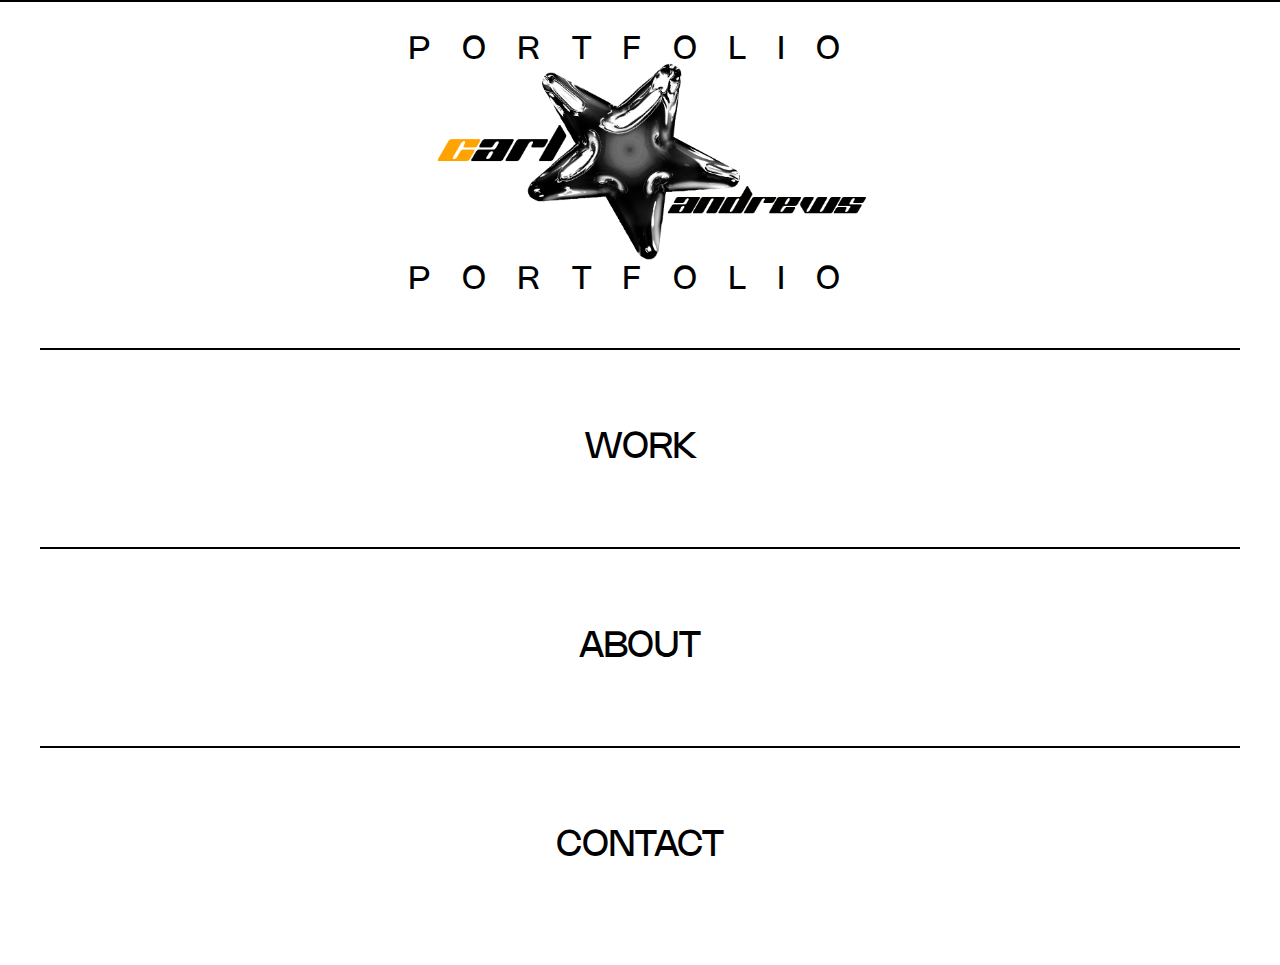
<file: index.html>
<!DOCTYPE html>
<html lang="en">
  <head>
    <meta charset="UTF-8" />
    <meta name="viewport" content="width=device-width, initial-scale=1.0" />
    <link rel="stylesheet" href="css/style.css" />
    <link rel="stylesheet" href="css/layout.css" />

    <title>Forside</title>
  </head>
  <body>
    <main>
      <section class="section1" id="name">
        <div class="port1">
          <h3>PORTFOLIO</h3>
        </div>
        <div class="carl">
          <img src="img/Untitled-1.png" alt="carl" />
        </div>
        <div class="port2">
          <h3>PORTFOLIO</h3>
        </div>
      </section>
      <div class="container2">
        <a href="work.html" class="nav-link">
          <section class="section2" id="work">
            <h2>WORK</h2>
          </section>
        </a>
        <a href="about.html" class="nav-link">
          <section class="section2" id="about">
            <h2>ABOUT</h2>
          </section>
        </a>
        <a href="contact.html" class="nav-link">
          <section class="section2" id="contact">
            <h2>CONTACT</h2>
          </section>
        </a>
      </div>
    </main>
  </body>
</html>
</file>
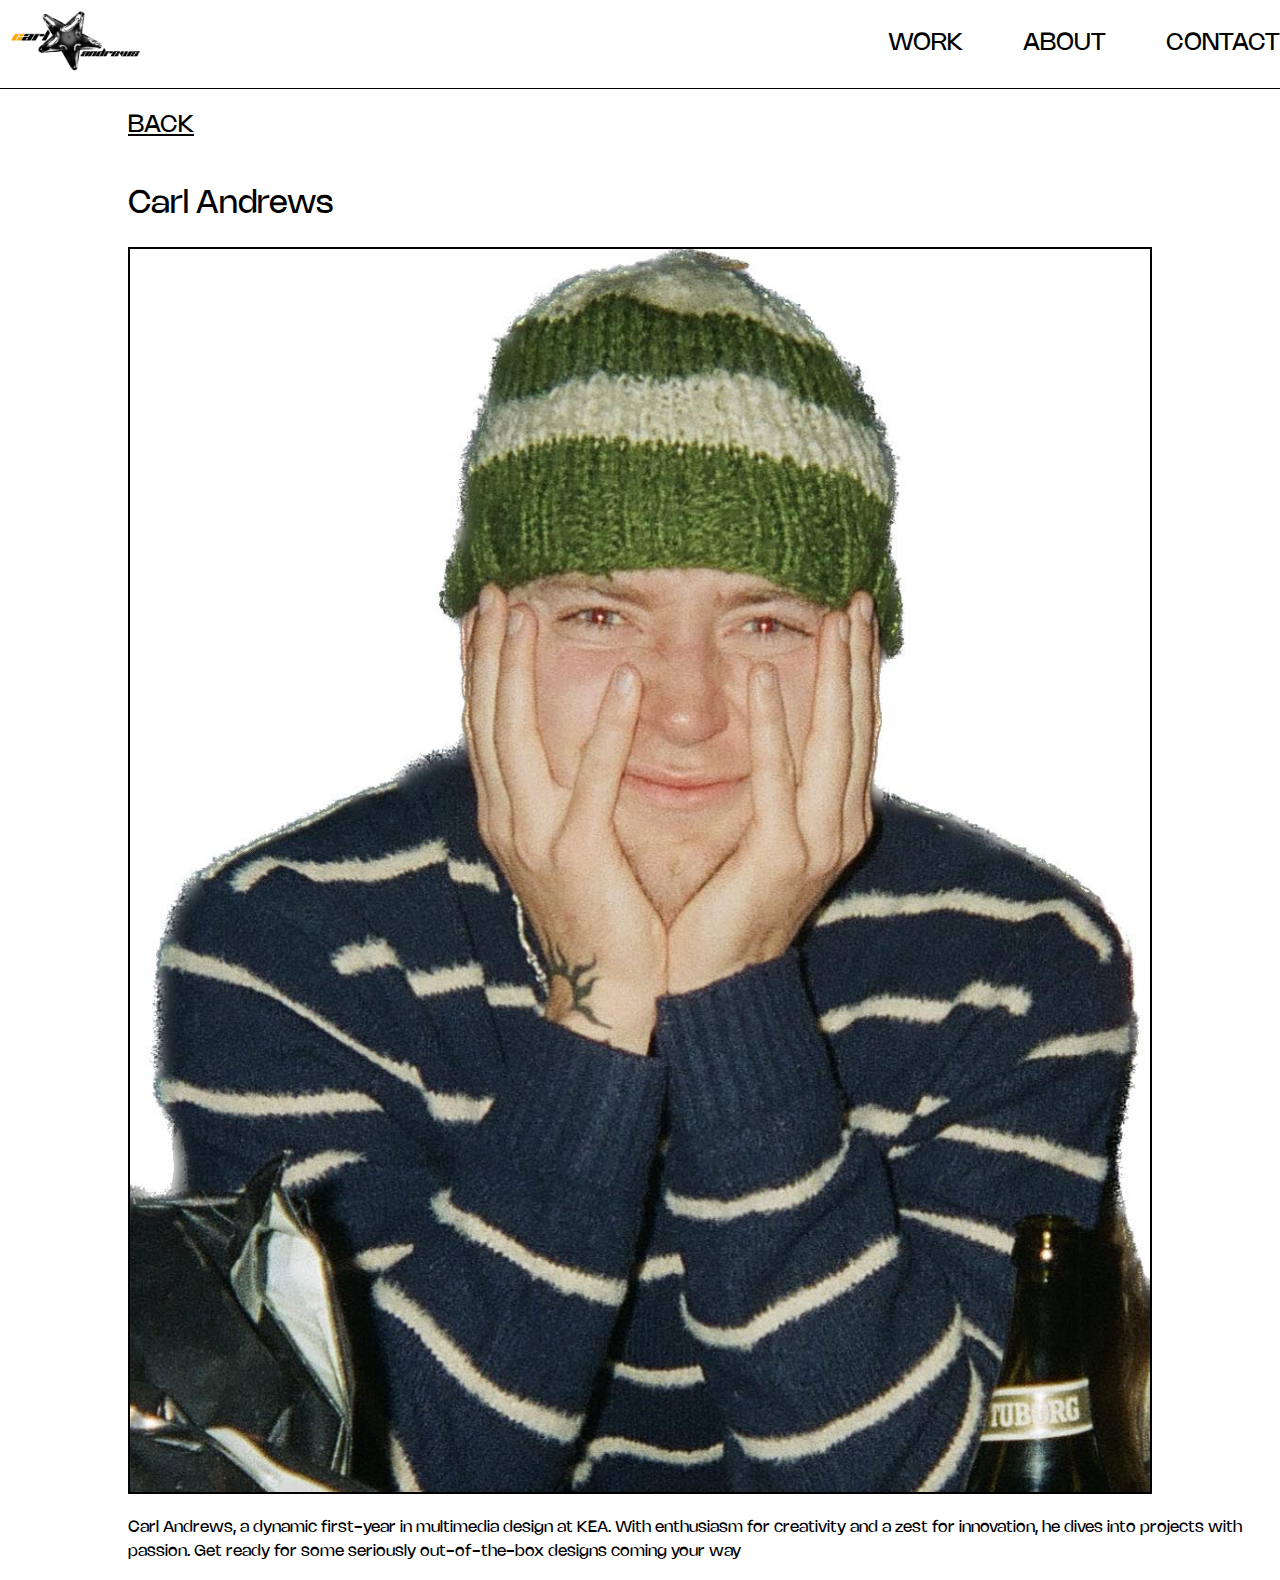
<file: about.html>
<!DOCTYPE html>
<html lang="en">
  <head>
    <meta charset="UTF-8" />
    <meta name="viewport" content="width=device-width, initial-scale=1.0" />
    <link rel="stylesheet" href="css/style.css" />
    <link rel="stylesheet" href="css/layout.css" />
    <title>ABOUT</title>
  </head>
  <body>
    <header class="nav">
      <nav class="navbar">
        <a href="index.html" class="nav-branding">
          <img src="img/Untitled-1.png" alt="logo" />
        </a>
        <ul class="nav-menu">
          <li class="nav-item section-box1">
            <a href="work.html" class="nav-link">WORK</a>
          </li>

          <li class="nav-item section-box">
            <a href="about.html" class="nav-link">ABOUT</a>
          </li>

          <li class="nav-item section-box">
            <a href="contact.html" class="nav-link">CONTACT</a>
          </li>
        </ul>
        <div class="hamburger">
          <span class="bar"></span>
          <span class="bar"></span>
          <span class="bar"></span>
        </div>
      </nav>
    </header>
    <main>
      <section>
        <div class="back">
          <a href="work.html"> <p>BACK</p></a>
        </div>
      </section>
      <section class="col_columnCenter">
        <div class="about_section">
          <div id="about1" class="img3">
            <h2>Carl Andrews</h2>
            <img src="img/carlmig.jpeg" alt="" />
            <p>
              Carl Andrews, a dynamic first-year in multimedia design at KEA.
              With enthusiasm for creativity and a zest for innovation, he dives
              into projects with passion. Get ready for some seriously
              out-of-the-box designs coming your way
            </p>
          </div>
        </div>
      </section>
    </main>
    <footer></footer>
    <script src="js/script.js"></script>
  </body>
</html>
</file>
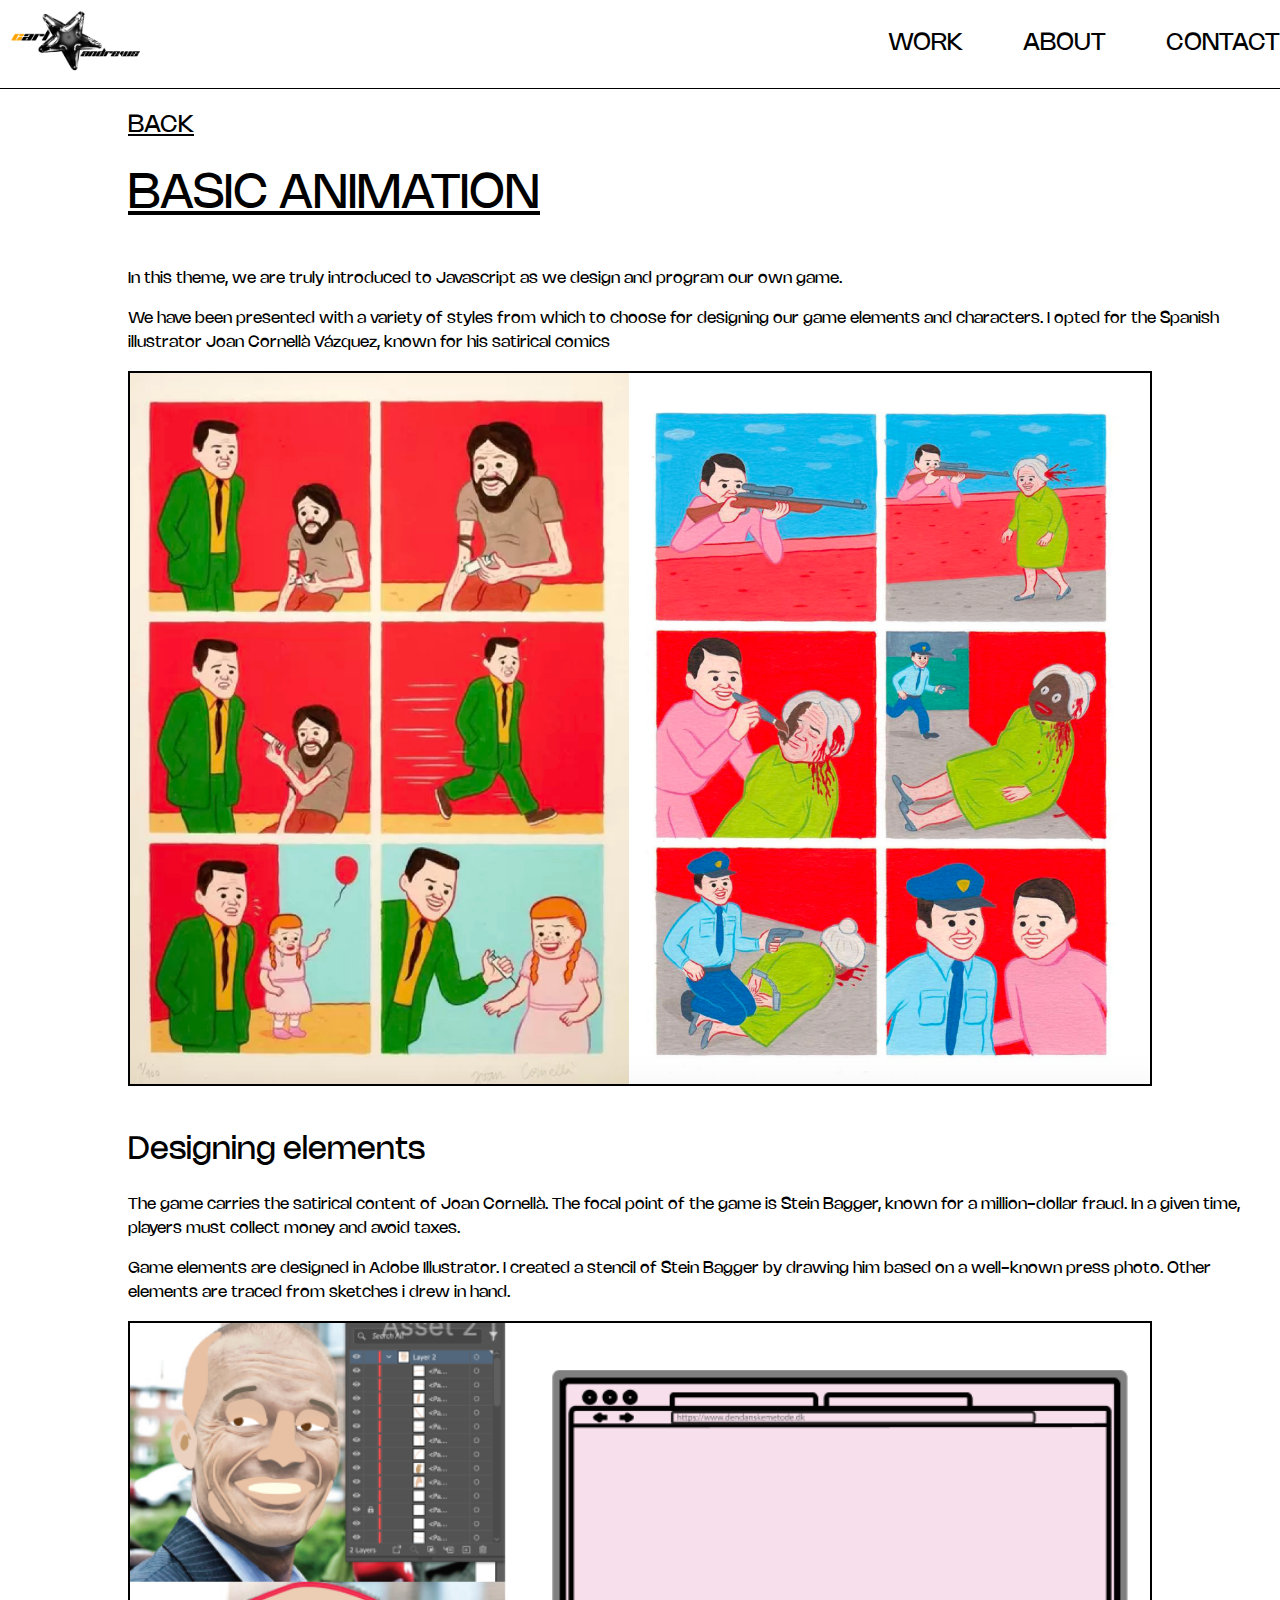
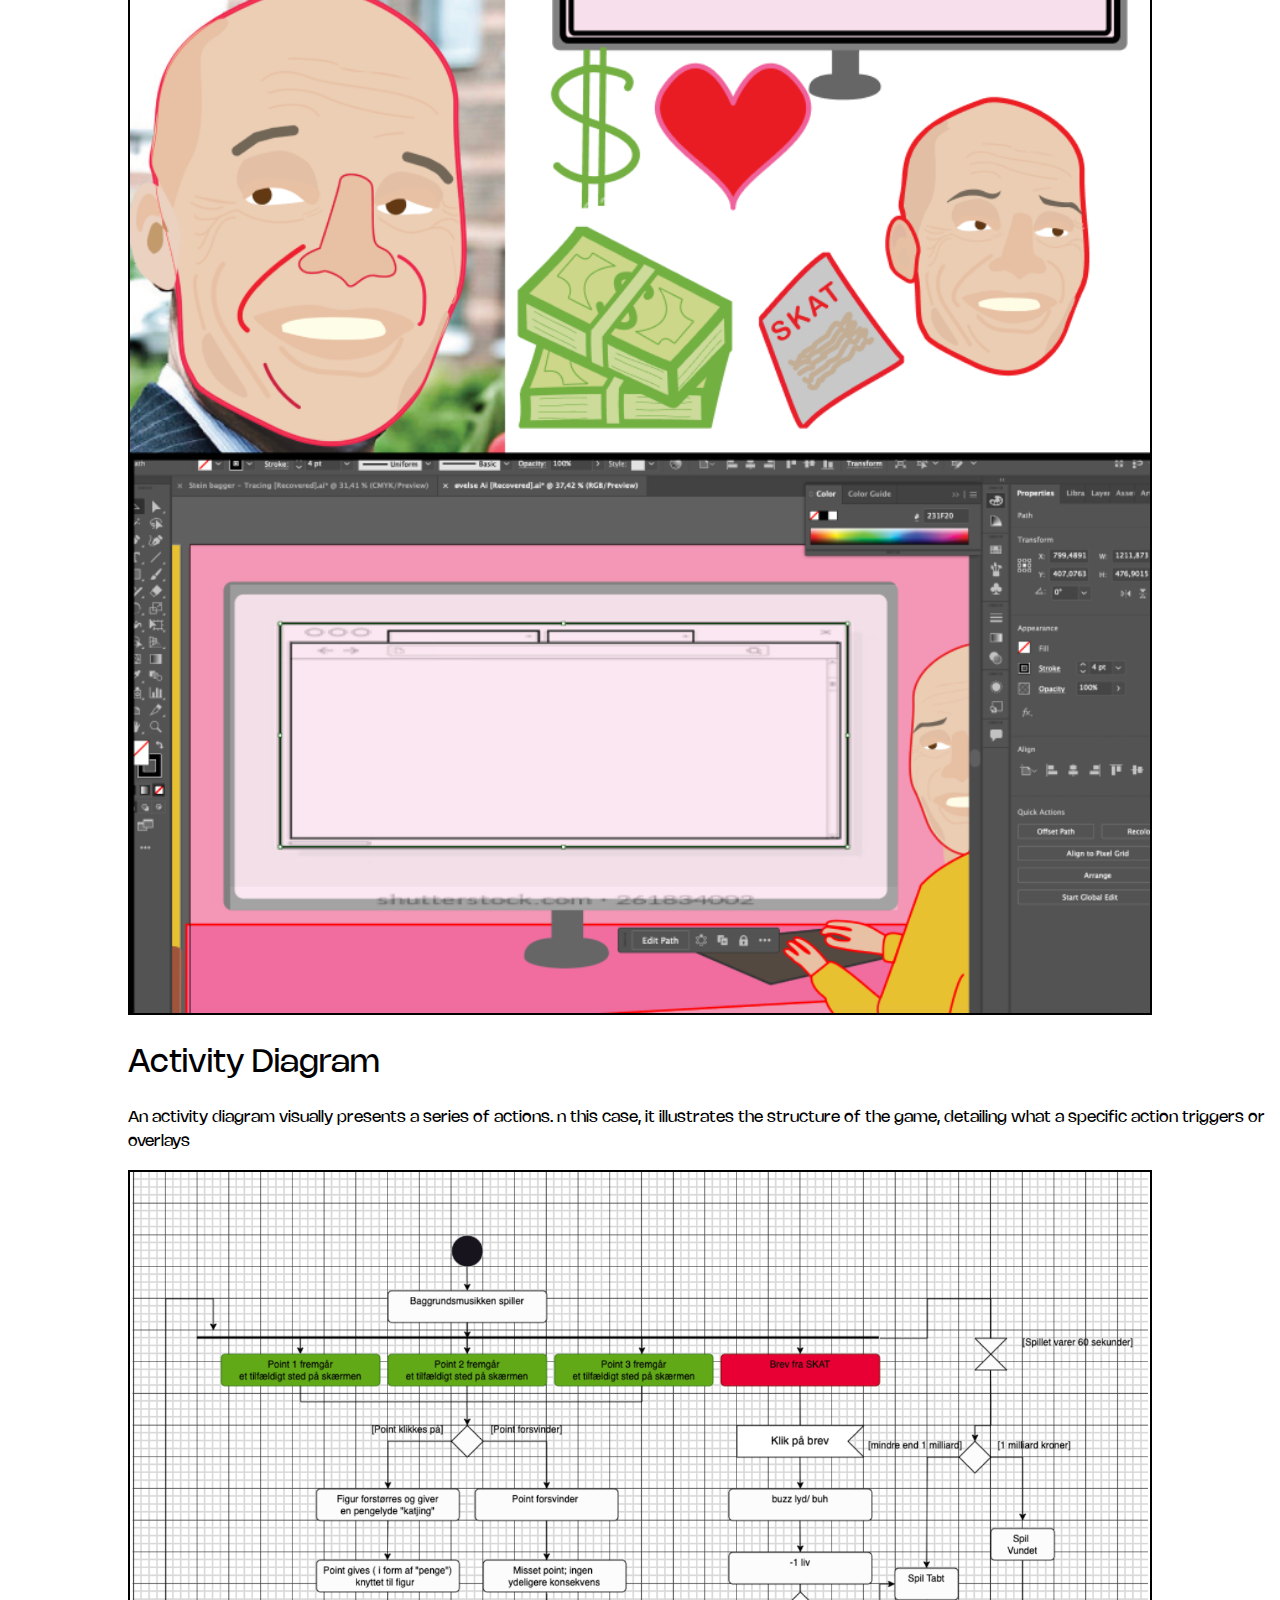
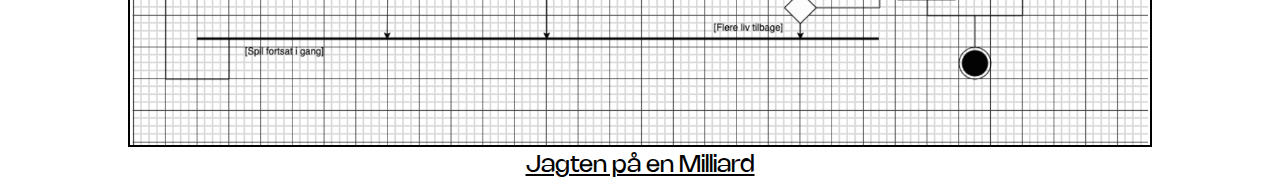
<file: animation.html>
<!DOCTYPE html>
<html lang="en">
  <head>
    <meta charset="UTF-8" />
    <meta name="viewport" content="width=device-width, initial-scale=1.0" />
    <link rel="stylesheet" href="css/style.css" />
    <link rel="stylesheet" href="css/layout.css" />
    <title>ANIM</title>
  </head>
  <body>
    <header class="nav">
      <nav class="navbar">
        <a href="index.html" class="nav-branding">
          <img src="img/Untitled-1.png" alt="logo" />
        </a>
        <ul class="nav-menu">
          <li class="nav-item section-box1">
            <a href="work.html" class="nav-link">WORK</a>
          </li>

          <li class="nav-item section-box">
            <a href="about.html" class="nav-link">ABOUT</a>
          </li>

          <li class="nav-item section-box">
            <a href="contact.html" class="nav-link">CONTACT</a>
          </li>
        </ul>
        <div class="hamburger">
          <span class="bar"></span>
          <span class="bar"></span>
          <span class="bar"></span>
        </div>
      </nav>
    </header>
    <main id="web_page">
      <section>
        <div class="back">
          <a href="work.html"> <p>BACK</p></a>
          <h1>BASIC ANIMATION</h1>
        </div>
      </section>
      <section class="col_columnCenter">
        <div>
          <div class="img3">
            <p>
              In this theme, we are truly introduced to Javascript as we design
              and program our own game.
            </p>
            <p>
              We have been presented with a variety of styles from which to
              choose for designing our game elements and characters. I opted for
              the Spanish illustrator Joan Cornellà Vázquez, known for his
              satirical comics
            </p>
            <img src="img/joan.png" alt="" />
            <p></p>
          </div>
        </div>
        <div class="img3">
          <h2>Designing elements</h2>
          <p>
            The game carries the satirical content of Joan Cornellà. The focal
            point of the game is Stein Bagger, known for a million-dollar fraud.
            In a given time, players must collect money and avoid taxes.
          </p>
          <p>
            Game elements are designed in Adobe Illustrator. I created a stencil
            of Stein Bagger by drawing him based on a well-known press photo.
            Other elements are traced from sketches i drew in hand.
          </p>
          <img src="img/illustrator.png" alt="" />
        </div>
        <div class="img3">
          <h2>Activity Diagram</h2>
          <p>
            An activity diagram visually presents a series of actions. n this
            case, it illustrates the structure of the game, detailing what a
            specific action triggers or overlays
          </p>
          <img src="img/story.png" alt="" />
        </div>
        <div class="button">
          <a href="https://carlandrews.dk/kea/04_animation/spil.html"
            >Jagten på en Milliard</a
          >
        </div>
      </section>
    </main>
    <script src="js/script.js"></script>
  </body>
</html>
</file>
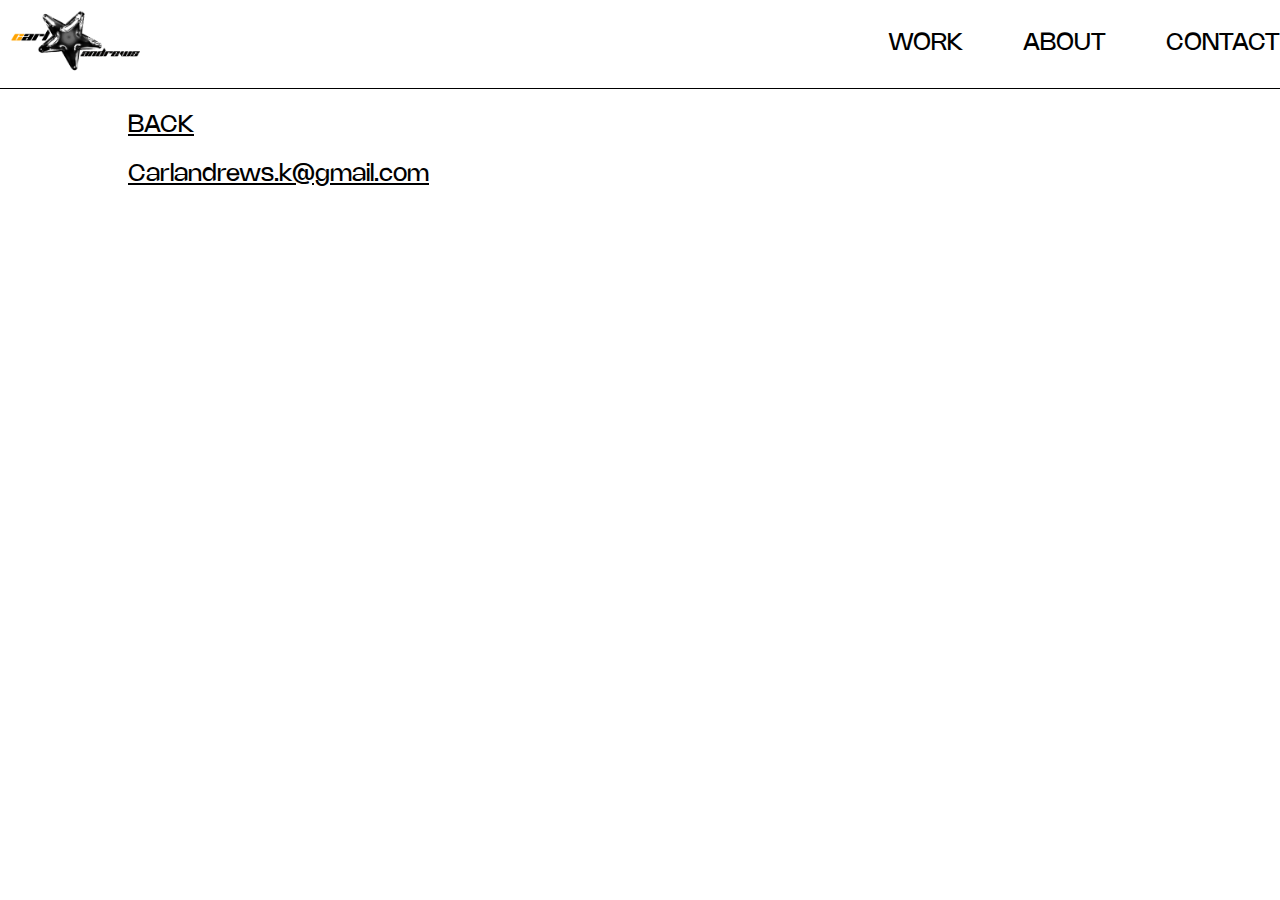
<file: contact.html>
<!DOCTYPE html>
<html lang="en">
  <head>
    <meta charset="UTF-8" />
    <meta name="viewport" content="width=device-width, initial-scale=1.0" />
    <link rel="stylesheet" href="css/style.css" />
    <link rel="stylesheet" href="css/layout.css" />
    <title>ABOUT</title>
  </head>
  <body>
    <header class="nav">
      <nav class="navbar">
        <a href="index.html" class="nav-branding">
          <img src="img/Untitled-1.png" alt="logo" />
        </a>
        <ul class="nav-menu">
          <li class="nav-item section-box1">
            <a href="work.html" class="nav-link">WORK</a>
          </li>

          <li class="nav-item section-box">
            <a href="about.html" class="nav-link">ABOUT</a>
          </li>

          <li class="nav-item section-box">
            <a href="contact.html" class="nav-link">CONTACT</a>
          </li>
        </ul>
        <div class="hamburger">
          <span class="bar"></span>
          <span class="bar"></span>
          <span class="bar"></span>
        </div>
      </nav>
    </header>
    <main>
      <section>
        <div class="back">
          <a href="index.html"> <p>BACK</p></a>
          <h1 class="contact1">Carlandrews.k@gmail.com</h1>
        </div>
      </section>
    </main>
    <footer></footer>
    <script src="js/script.js"></script>
  </body>
</html>
</file>
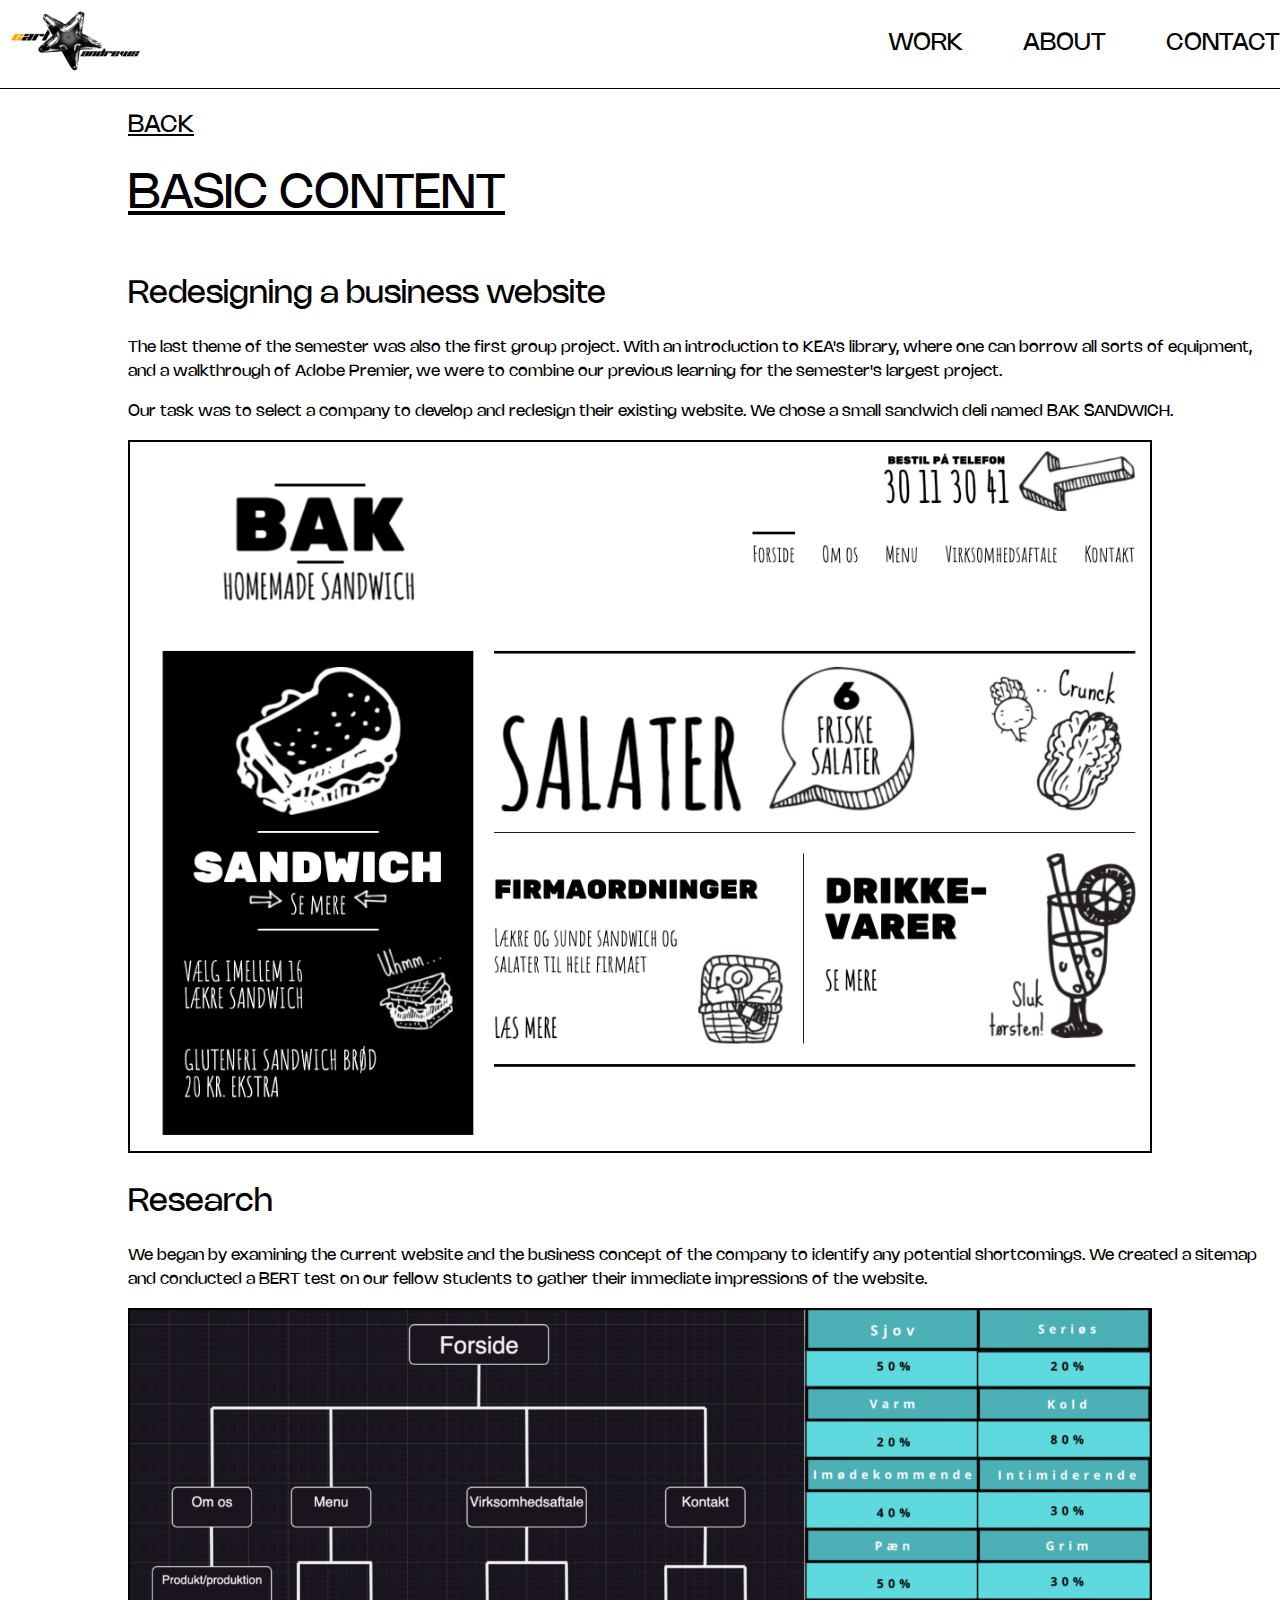
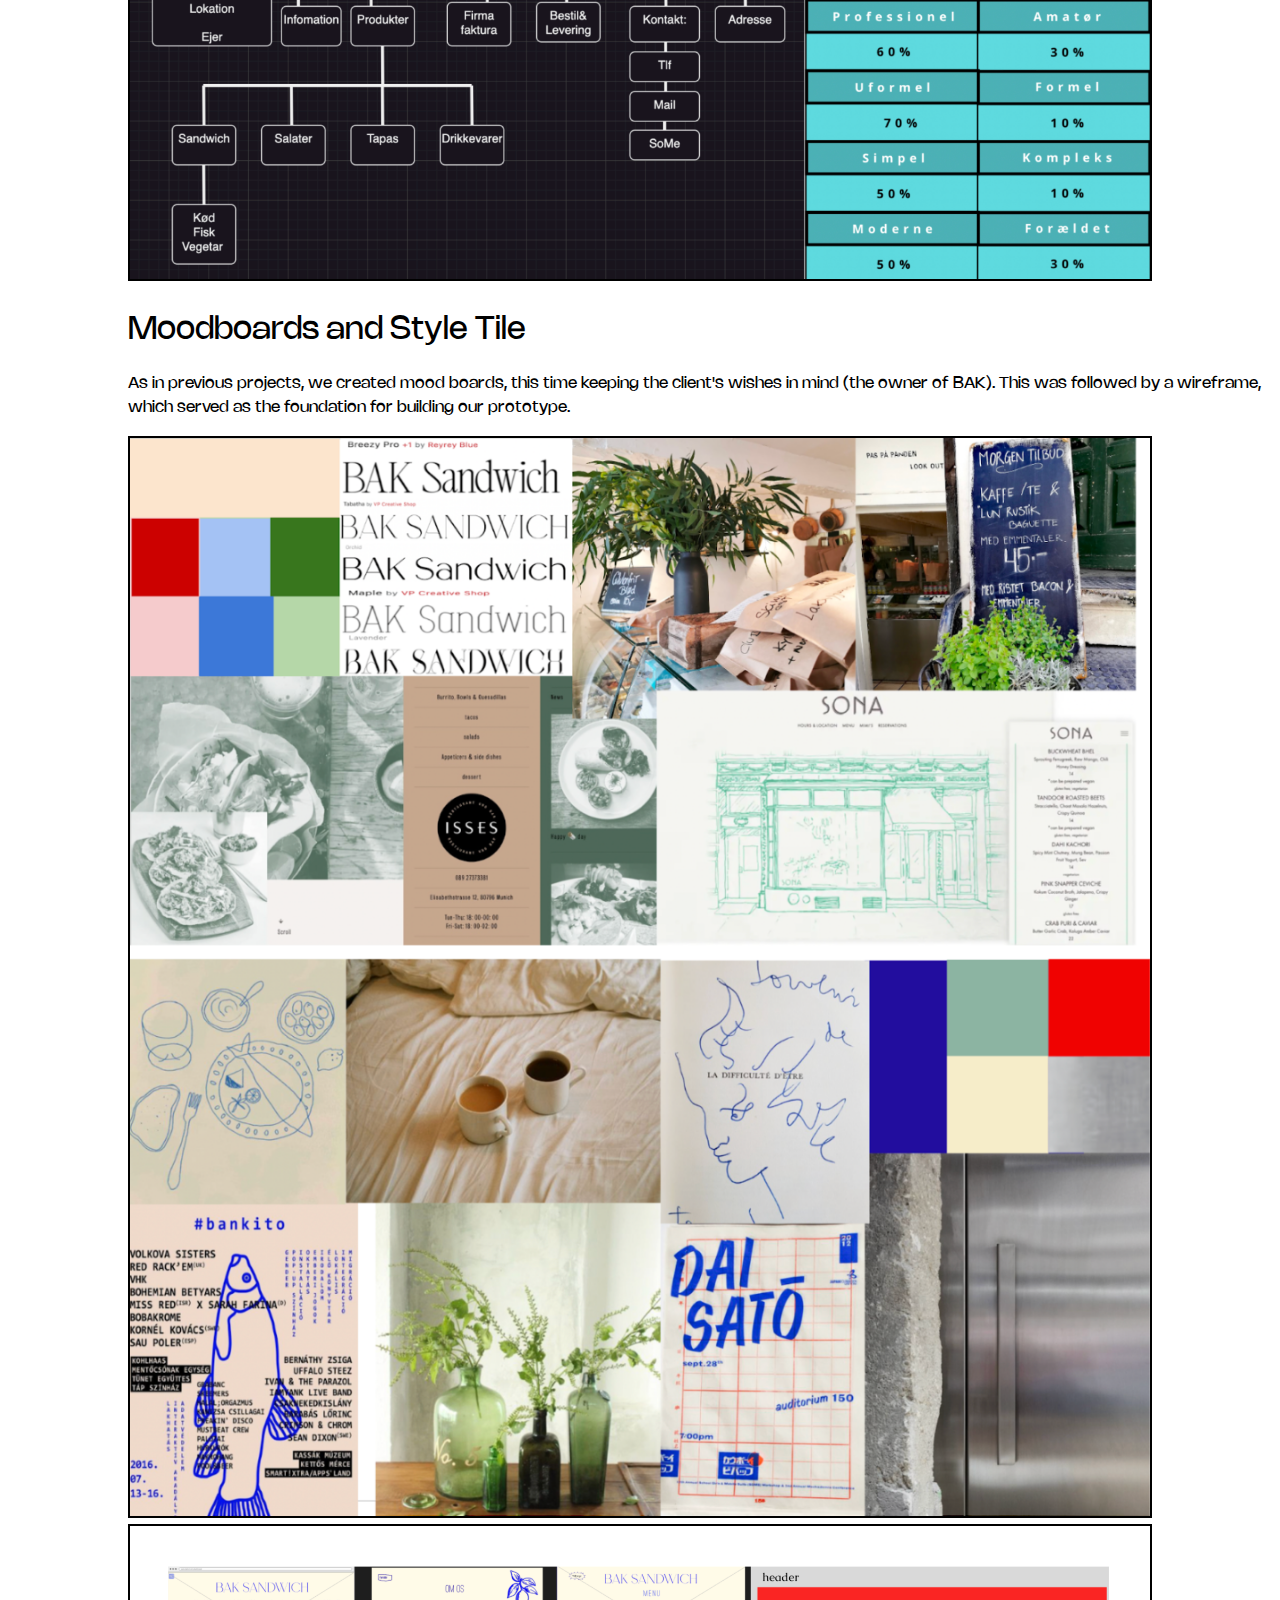
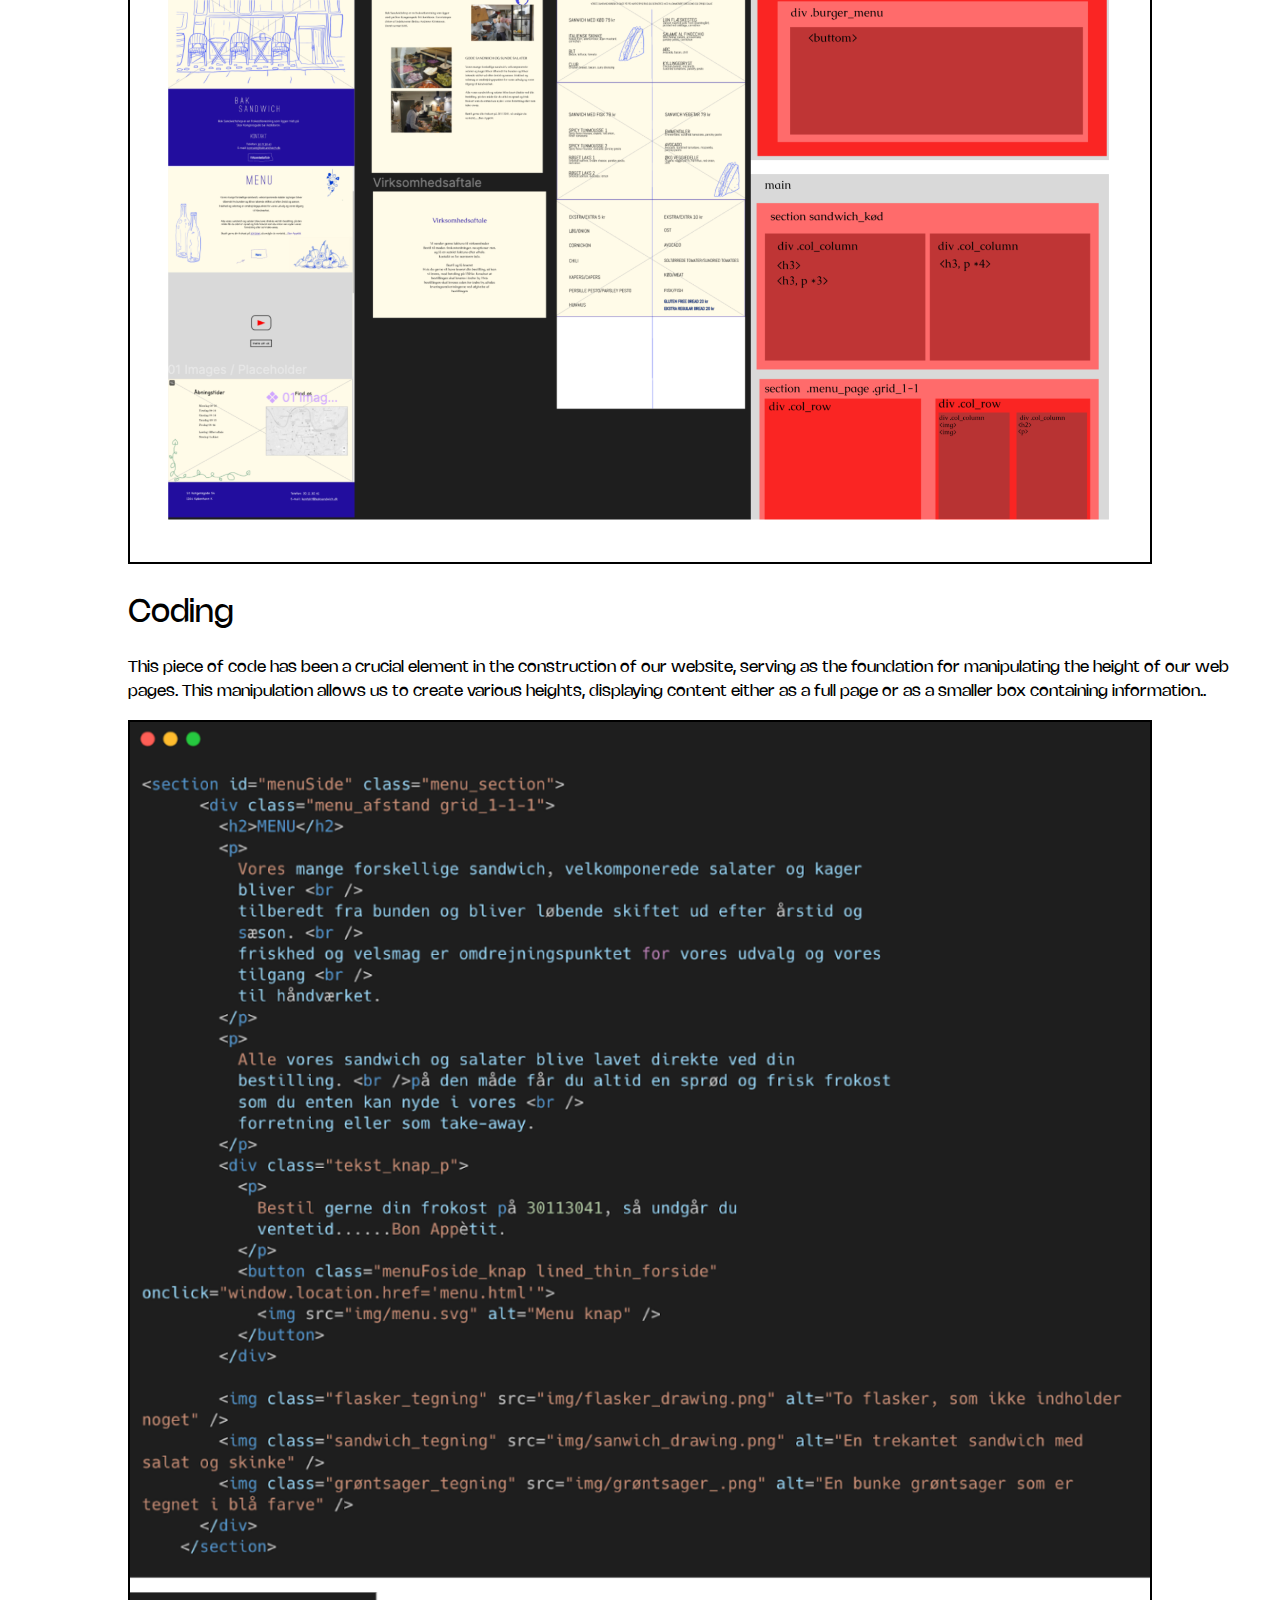
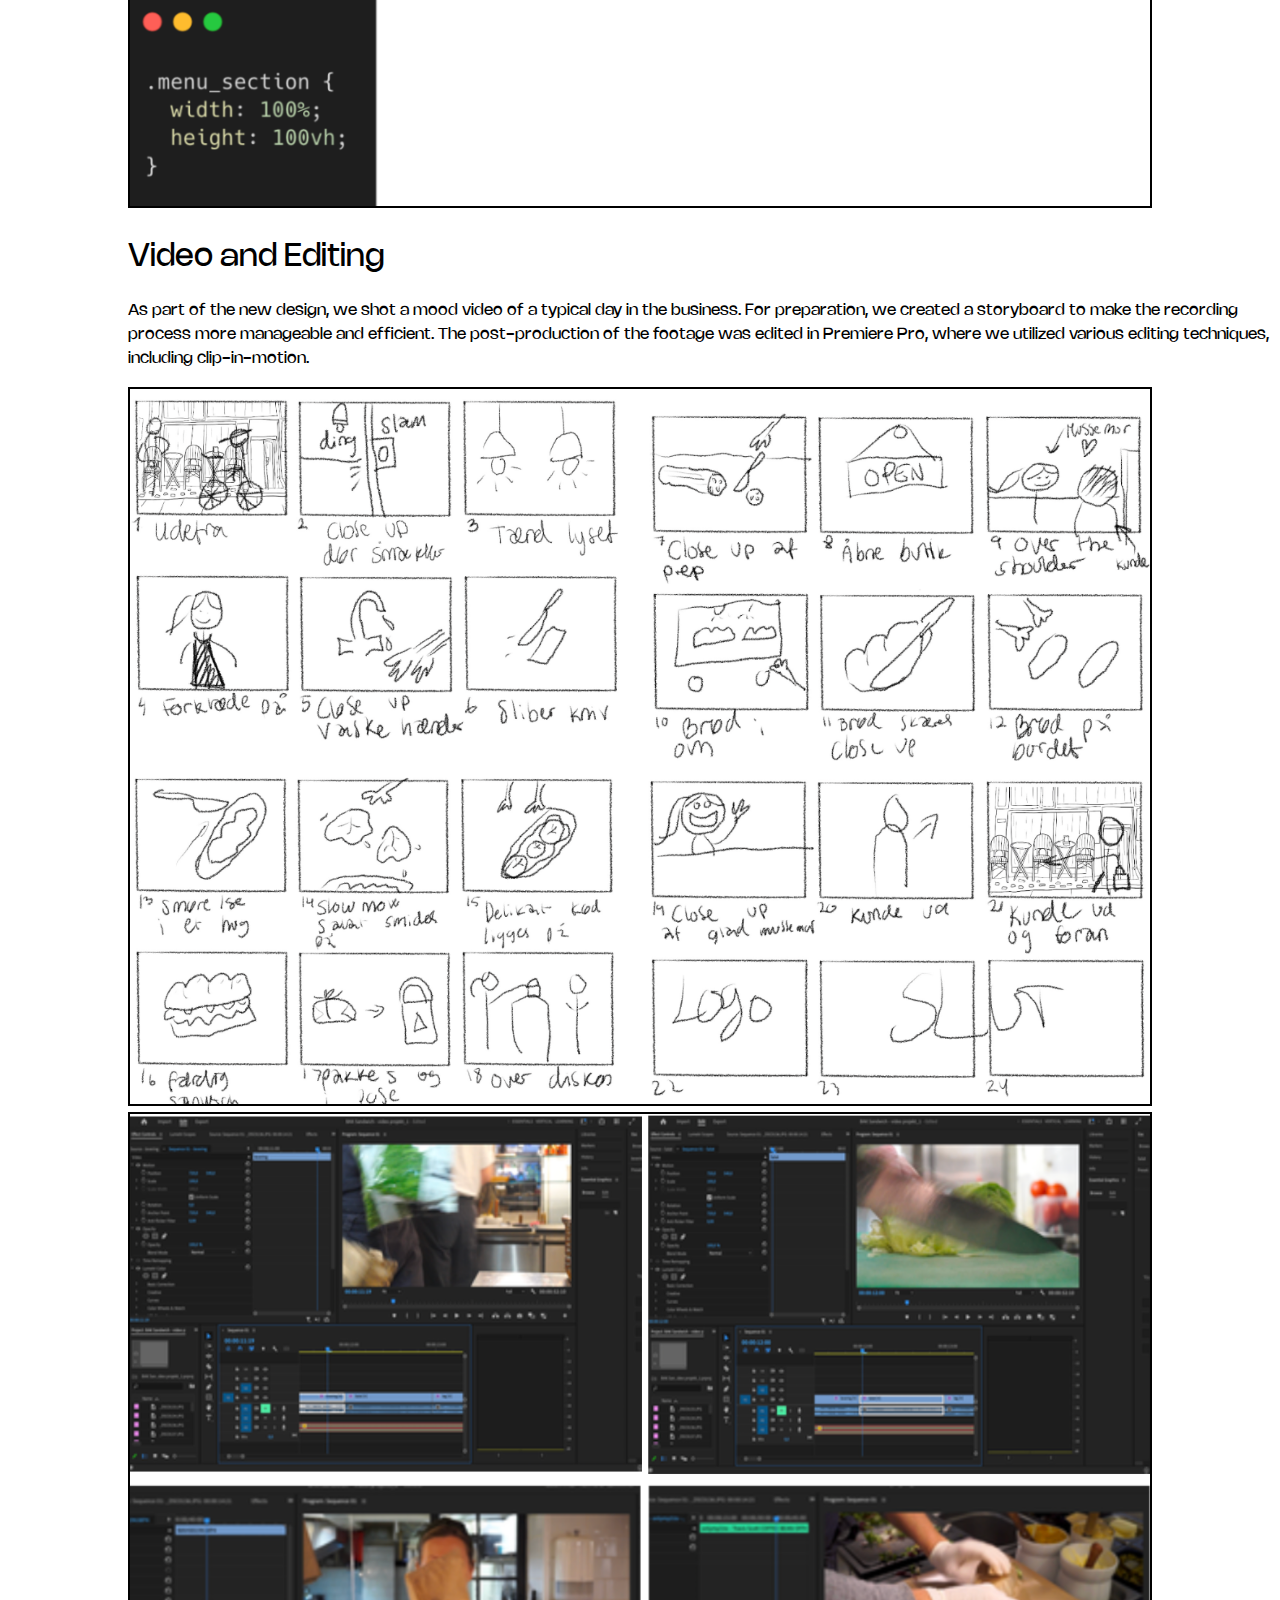
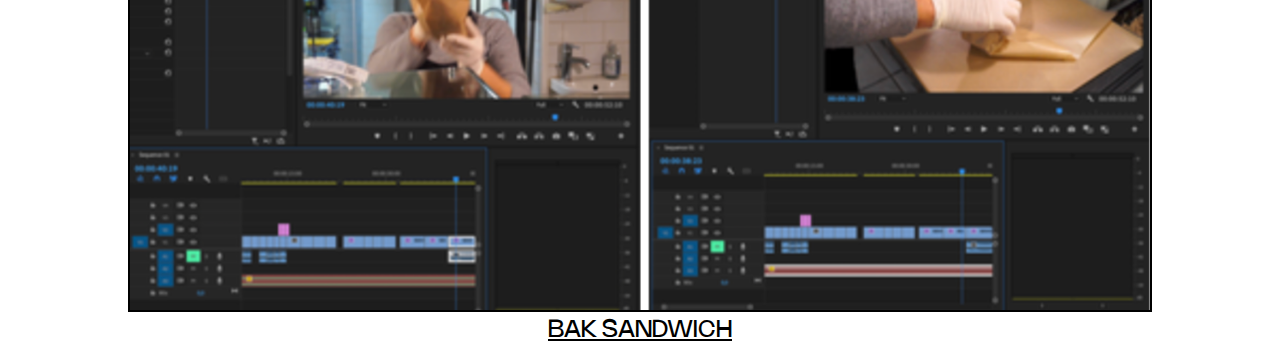
<file: content.html>
<!DOCTYPE html>
<html lang="en">
  <head>
    <meta charset="UTF-8" />
    <meta name="viewport" content="width=device-width, initial-scale=1.0" />
    <link rel="stylesheet" href="css/style.css" />
    <link rel="stylesheet" href="css/layout.css" />
    <title>WEB</title>
  </head>
  <body>
    <header class="nav">
      <nav class="navbar">
        <a href="index.html" class="nav-branding">
          <img src="img/Untitled-1.png" alt="logo" />
        </a>
        <ul class="nav-menu">
          <li class="nav-item section-box1">
            <a href="work.html" class="nav-link">WORK</a>
          </li>

          <li class="nav-item section-box">
            <a href="about.html" class="nav-link">ABOUT</a>
          </li>

          <li class="nav-item section-box">
            <a href="contact.html" class="nav-link">CONTACT</a>
          </li>
        </ul>
        <div class="hamburger">
          <span class="bar"></span>
          <span class="bar"></span>
          <span class="bar"></span>
        </div>
      </nav>
    </header>
    <main id="web_page">
      <section>
        <div class="back">
          <a href="work.html"> <p>BACK</p></a>
          <h1>BASIC CONTENT</h1>
        </div>
      </section>
      <section class="col_columnCenter">
        <div>
          <div class="img3">
            <h2>Redesigning a business website</h2>
            <p>
              The last theme of the semester was also the first group project.
              With an introduction to KEA's library, where one can borrow all
              sorts of equipment, and a walkthrough of Adobe Premier, we were to
              combine our previous learning for the semester's largest project.
            </p>
            <p>
              Our task was to select a company to develop and redesign their
              existing website. We chose a small sandwich deli named BAK
              SANDWICH.
            </p>
            <img src="img/bakwebsite.png" alt="" />
            <div></div>
          </div>
        </div>
        <div class="img3">
          <h2>Research</h2>
          <p>
            We began by examining the current website and the business concept
            of the company to identify any potential shortcomings. We created a
            sitemap and conducted a BERT test on our fellow students to gather
            their immediate impressions of the website.
          </p>
          <img src="img/bertmap.png" alt="" />
        </div>
        <div class="img3">
          <h2>Moodboards and Style Tile</h2>
          <p>
            As in previous projects, we created mood boards, this time keeping
            the client's wishes in mind (the owner of BAK). This was followed by
            a wireframe, which served as the foundation for building our
            prototype.
          </p>
          <img src="img/moodstyle.png" alt="" />
          <img src="img/wireproto.png" alt="" />
        </div>
        <div class="img3">
          <h2>Coding</h2>
          <p>
            This piece of code has been a crucial element in the construction of
            our website, serving as the foundation for manipulating the height
            of our web pages. This manipulation allows us to create various
            heights, displaying content either as a full page or as a smaller
            box containing information..
          </p>
          <img src="img/code.png" alt="code" />
        </div>
        <div class="img3">
          <h2>Video and Editing</h2>
          <p>
            As part of the new design, we shot a mood video of a typical day in
            the business. For preparation, we created a storyboard to make the
            recording process more manageable and efficient. The post-production
            of the footage was edited in Premiere Pro, where we utilized various
            editing techniques, including clip-in-motion.
          </p>
          <img src="img/storyboard.png" alt="" />
          <img src="img/premiere.png" alt="" />
        </div>
        <div class="button">
          <a
            href="https://andreassage.dk/bak_website2/index.html?fbclid=IwAR1ojlIp8JudLau-l36VSJ_ElWnRyplx7m2HWgZxczPRUzUDLdbiPI6tx9E"
            >BAK SANDWICH</a
          >
        </div>
      </section>
    </main>
    <script src="js/script.js"></script>
  </body>
</html>
</file>
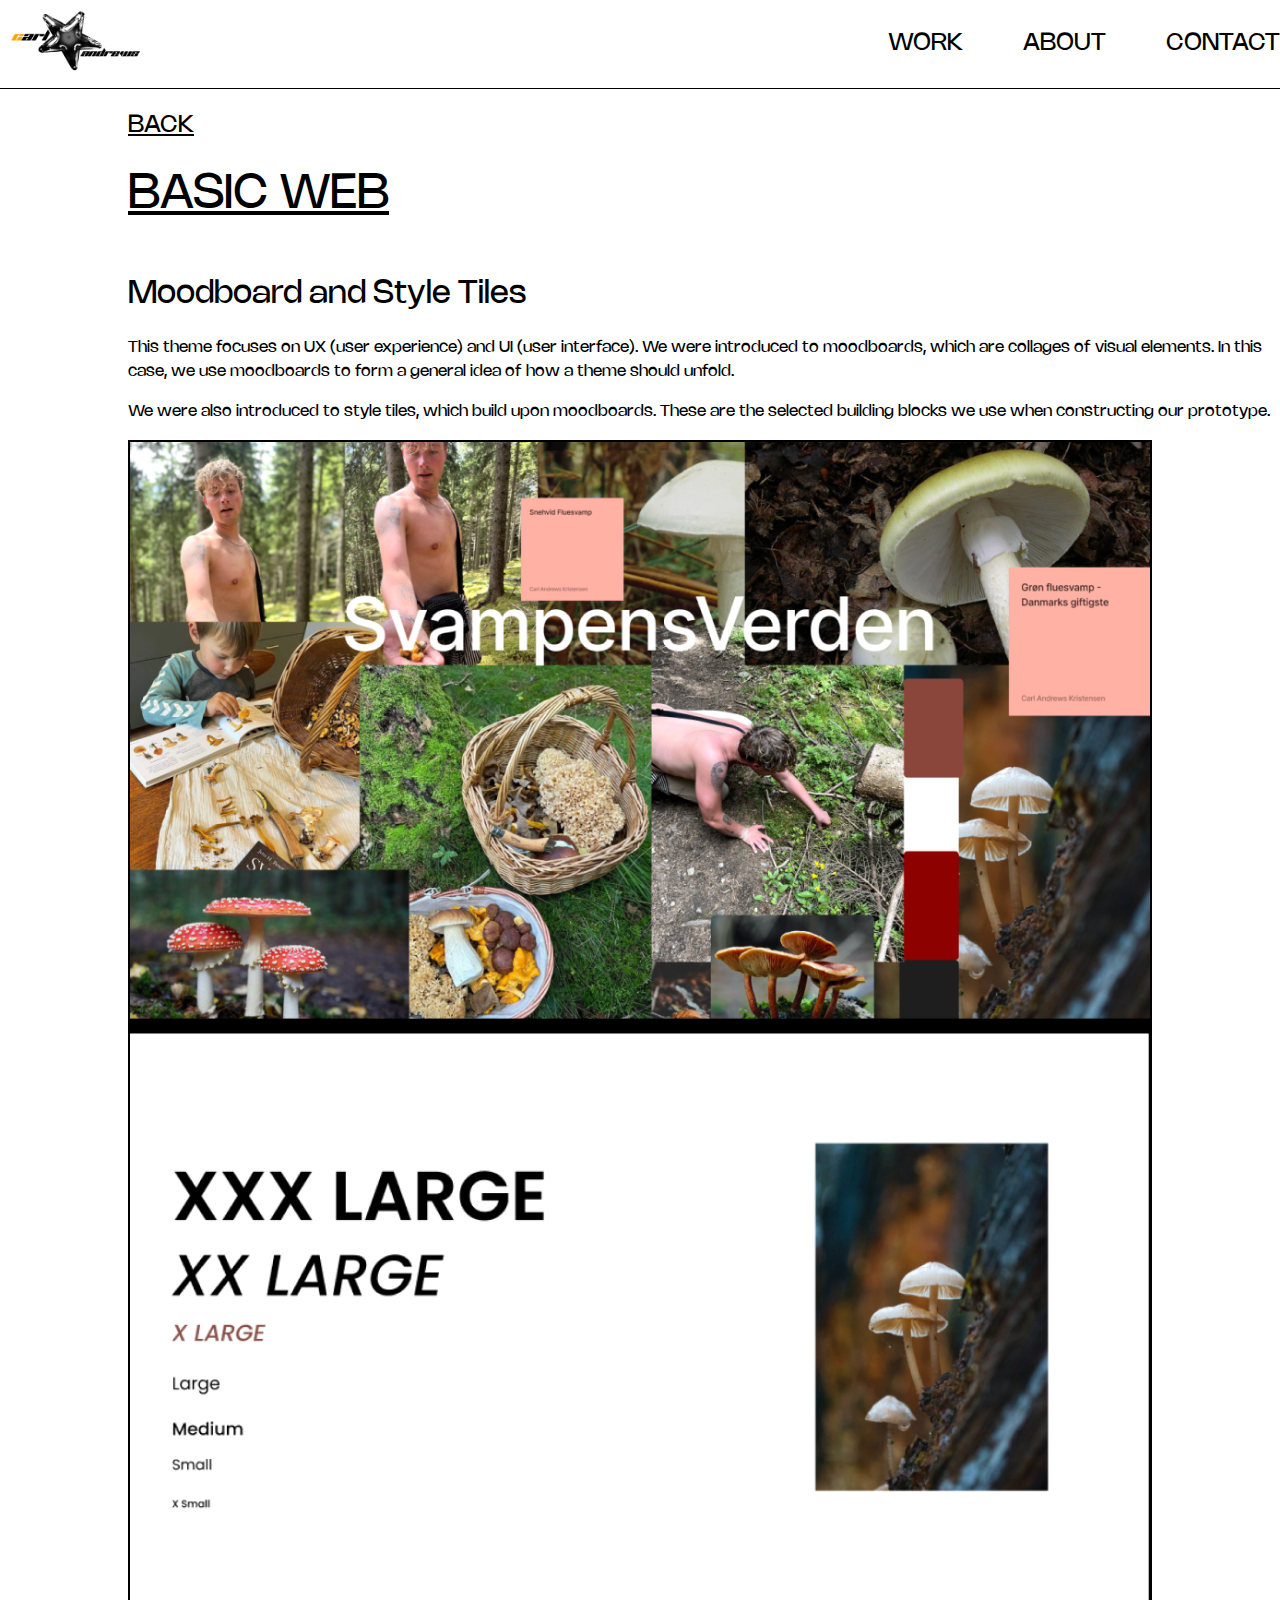
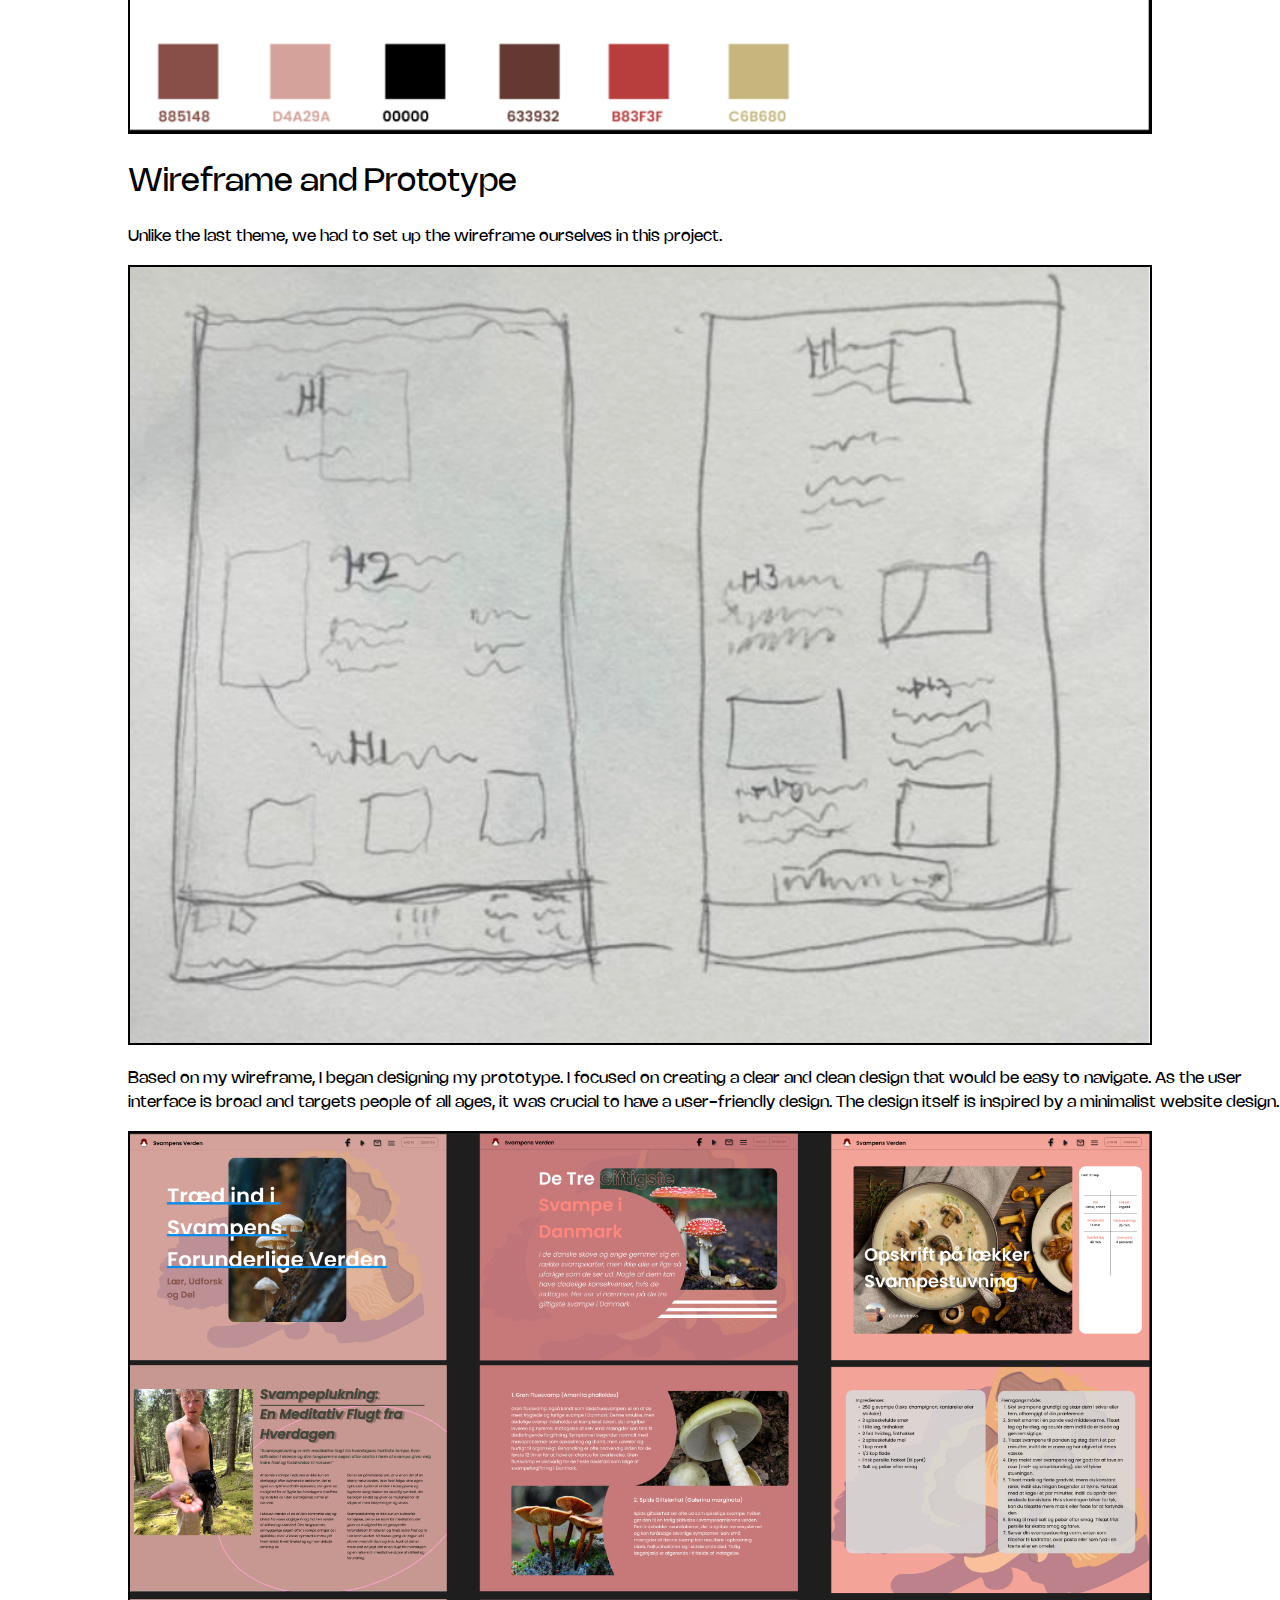
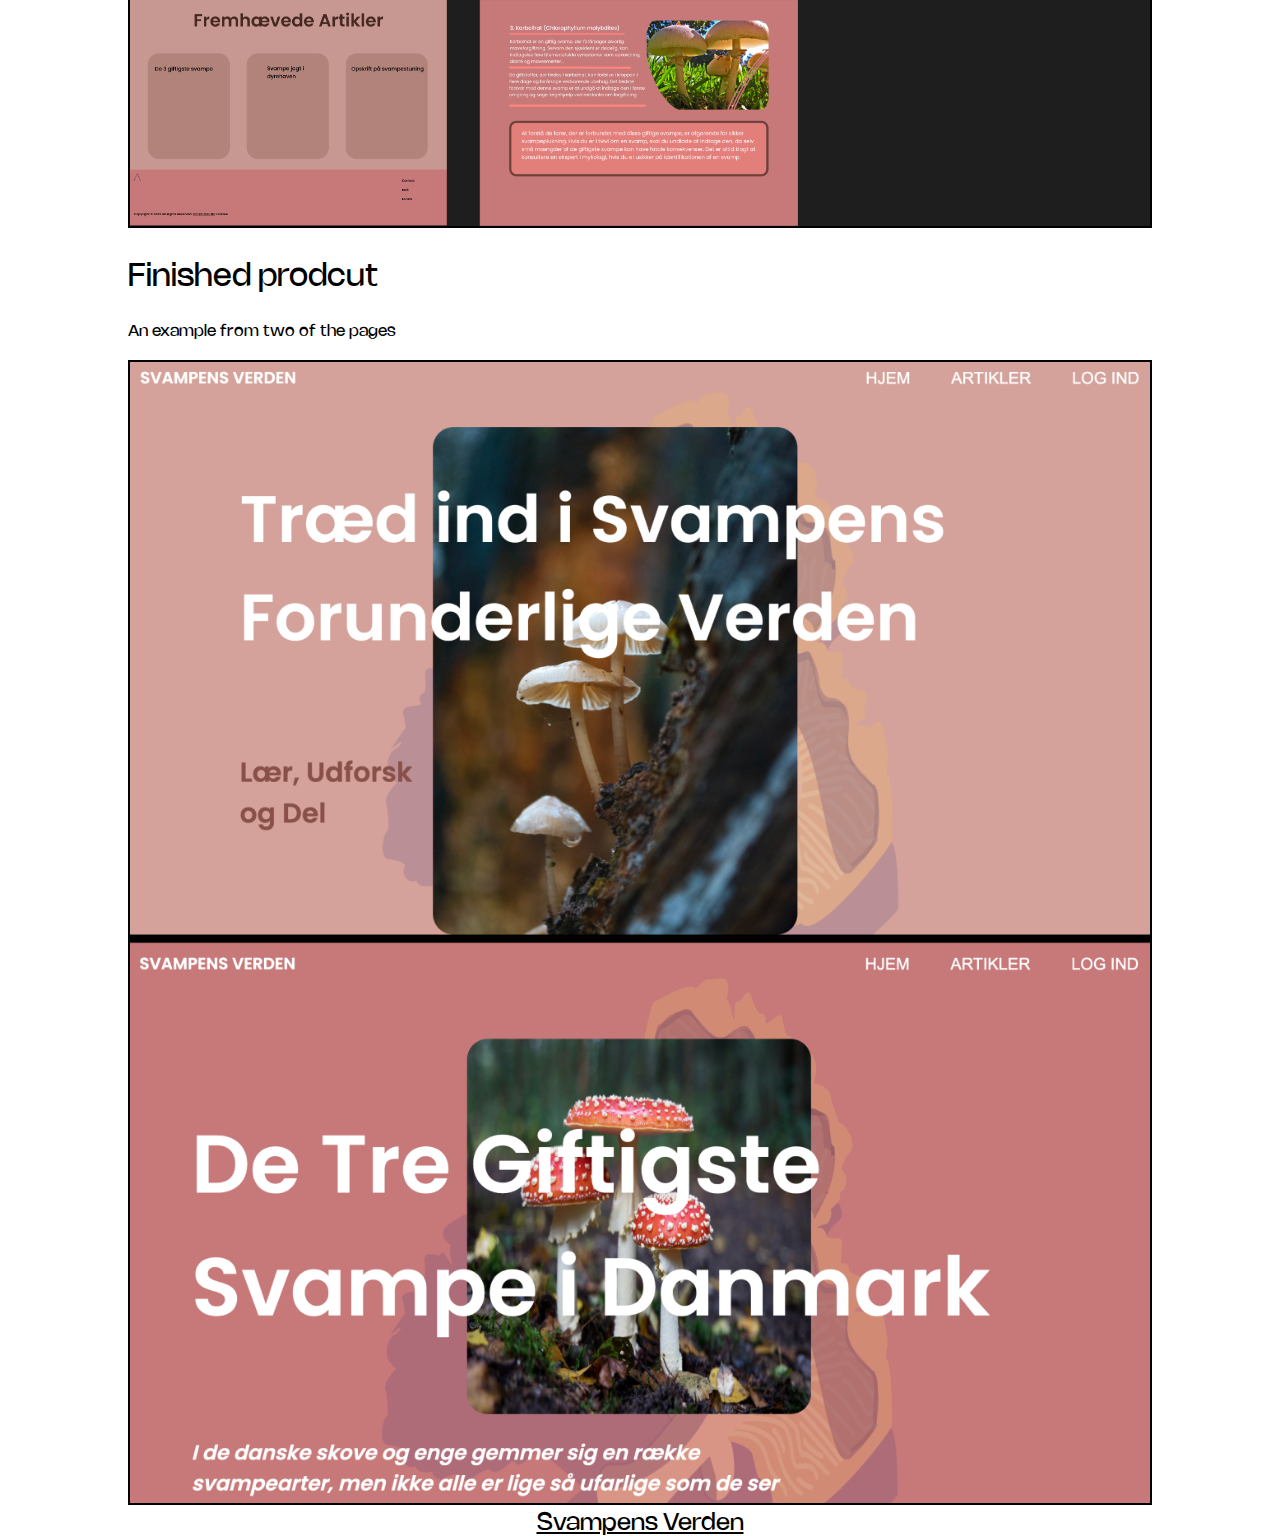
<file: ux.html>
<!DOCTYPE html>
<html lang="en">
  <head>
    <meta charset="UTF-8" />
    <meta name="viewport" content="width=device-width, initial-scale=1.0" />
    <link rel="stylesheet" href="css/style.css" />
    <link rel="stylesheet" href="css/layout.css" />
    <title>WORK</title>
  </head>
  <body>
    <header class="nav">
      <nav class="navbar">
        <a href="index.html" class="nav-branding">
          <img src="img/Untitled-1.png" alt="logo" />
        </a>
        <ul class="nav-menu">
          <li class="nav-item section-box1">
            <a href="work.html" class="nav-link">WORK</a>
          </li>

          <li class="nav-item section-box">
            <a href="about.html" class="nav-link">ABOUT</a>
          </li>

          <li class="nav-item section-box">
            <a href="contact.html" class="nav-link">CONTACT</a>
          </li>
        </ul>
        <div class="hamburger">
          <span class="bar"></span>
          <span class="bar"></span>
          <span class="bar"></span>
        </div>
      </nav>
    </header>
    <main id="web_page">
      <section>
        <div class="back">
          <a href="work.html"> <p>BACK</p></a>
          <h1>BASIC WEB</h1>
        </div>
      </section>
      <section class="col_columnCenter">
        <div>
          <div class="img3">
            <h2>Moodboard and Style Tiles</h2>
            <p>
              This theme focuses on UX (user experience) and UI (user
              interface). We were introduced to moodboards, which are collages
              of visual elements. In this case, we use moodboards to form a
              general idea of how a theme should unfold.
            </p>
            <p>
              We were also introduced to style tiles, which build upon
              moodboards. These are the selected building blocks we use when
              constructing our prototype.
            </p>
            <img src="img/svampmood.png" alt="" />
          </div>
        </div>
        <div class="img3">
          <h2>Wireframe and Prototype</h2>
          <p>
            Unlike the last theme, we had to set up the wireframe ourselves in
            this project.
          </p>
          <img src="img/svampewire.png" alt="" />
          <p>
            Based on my wireframe, I began designing my prototype. I focused on
            creating a clear and clean design that would be easy to navigate. As
            the user interface is broad and targets people of all ages, it was
            crucial to have a user-friendly design. The design itself is
            inspired by a minimalist website design.
          </p>
          <img src="img/svampeproto.png" alt="" />
        </div>
        <div class="img3">
          <h2>Finished prodcut</h2>
          <p>An example from two of the pages</p>
          <img src="img/svampesite.png" alt="" />
        </div>
        <div class="button">
          <a href="https://carlandrews.dk/kea/03_ux/Svampensverden/"
            >Svampens Verden</a
          >
        </div>
      </section>
    </main>
    <script src="js/script.js"></script>
  </body>
</html>
</file>
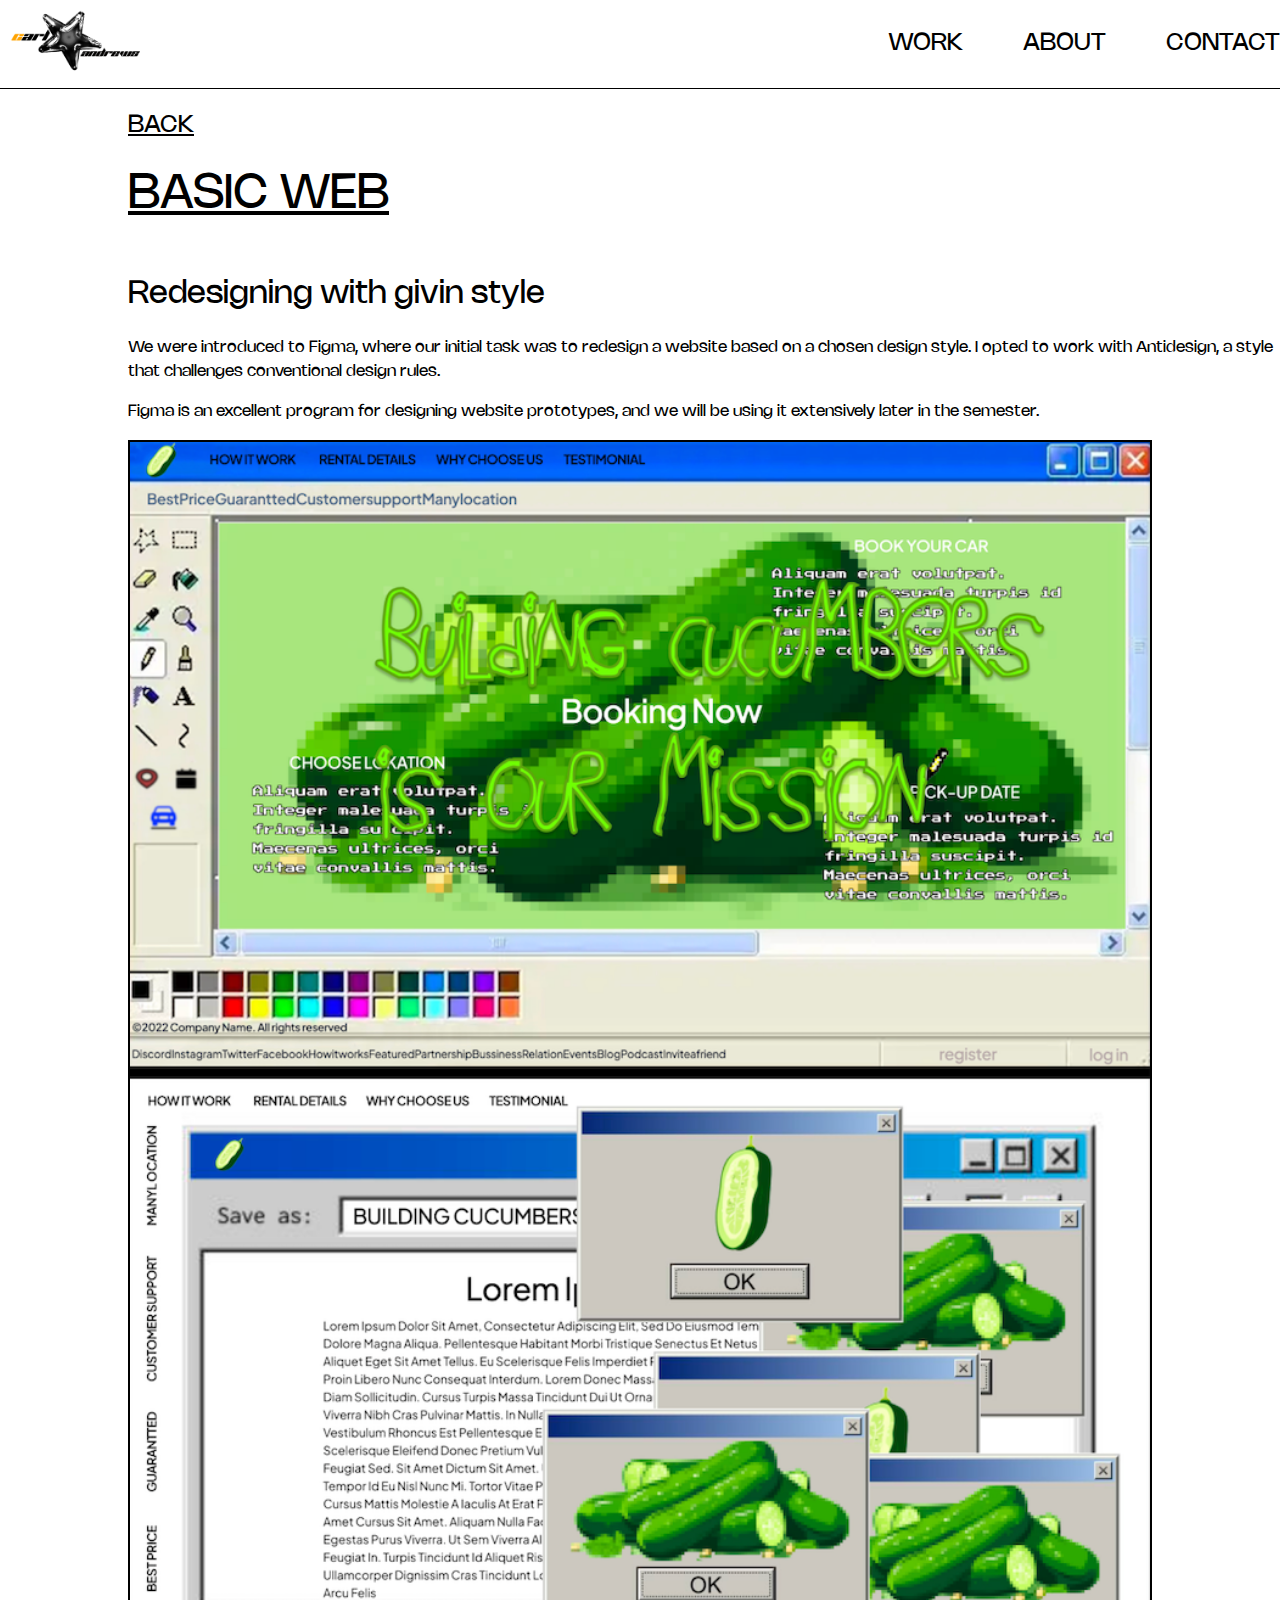
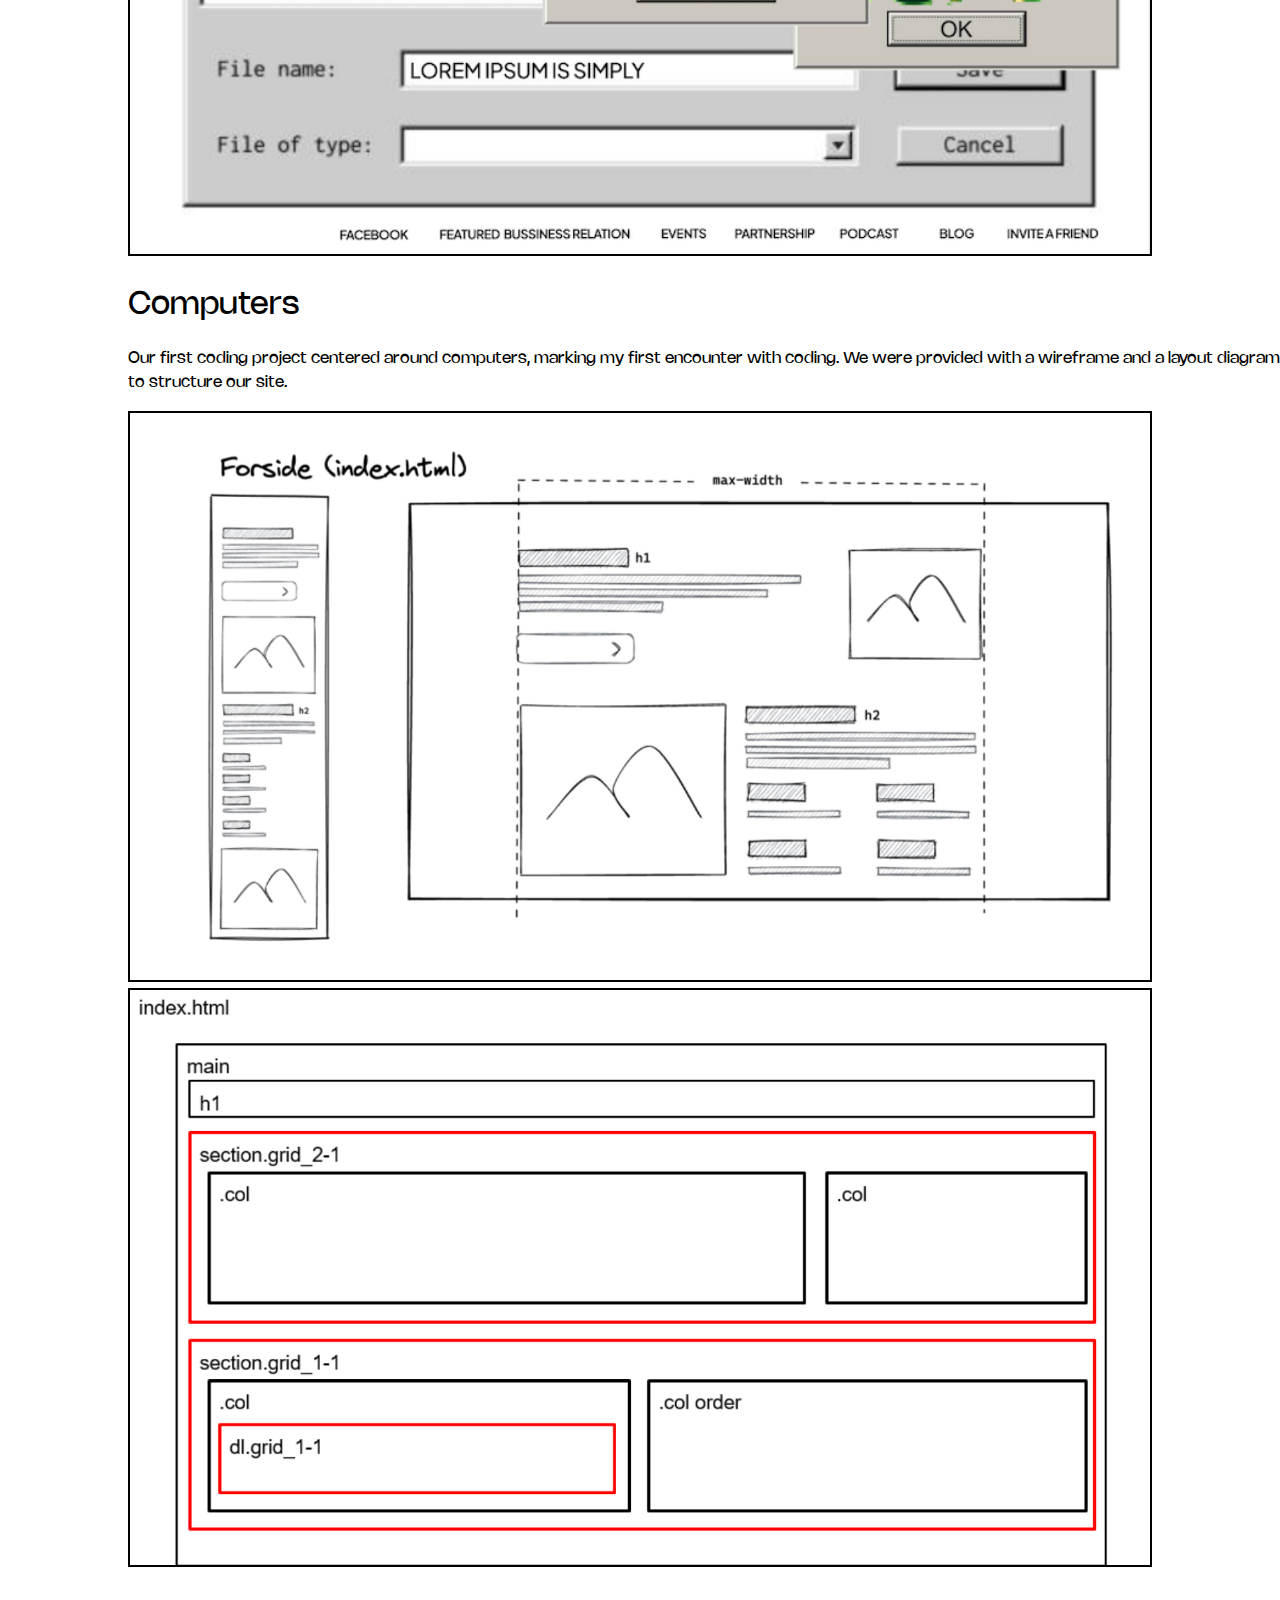
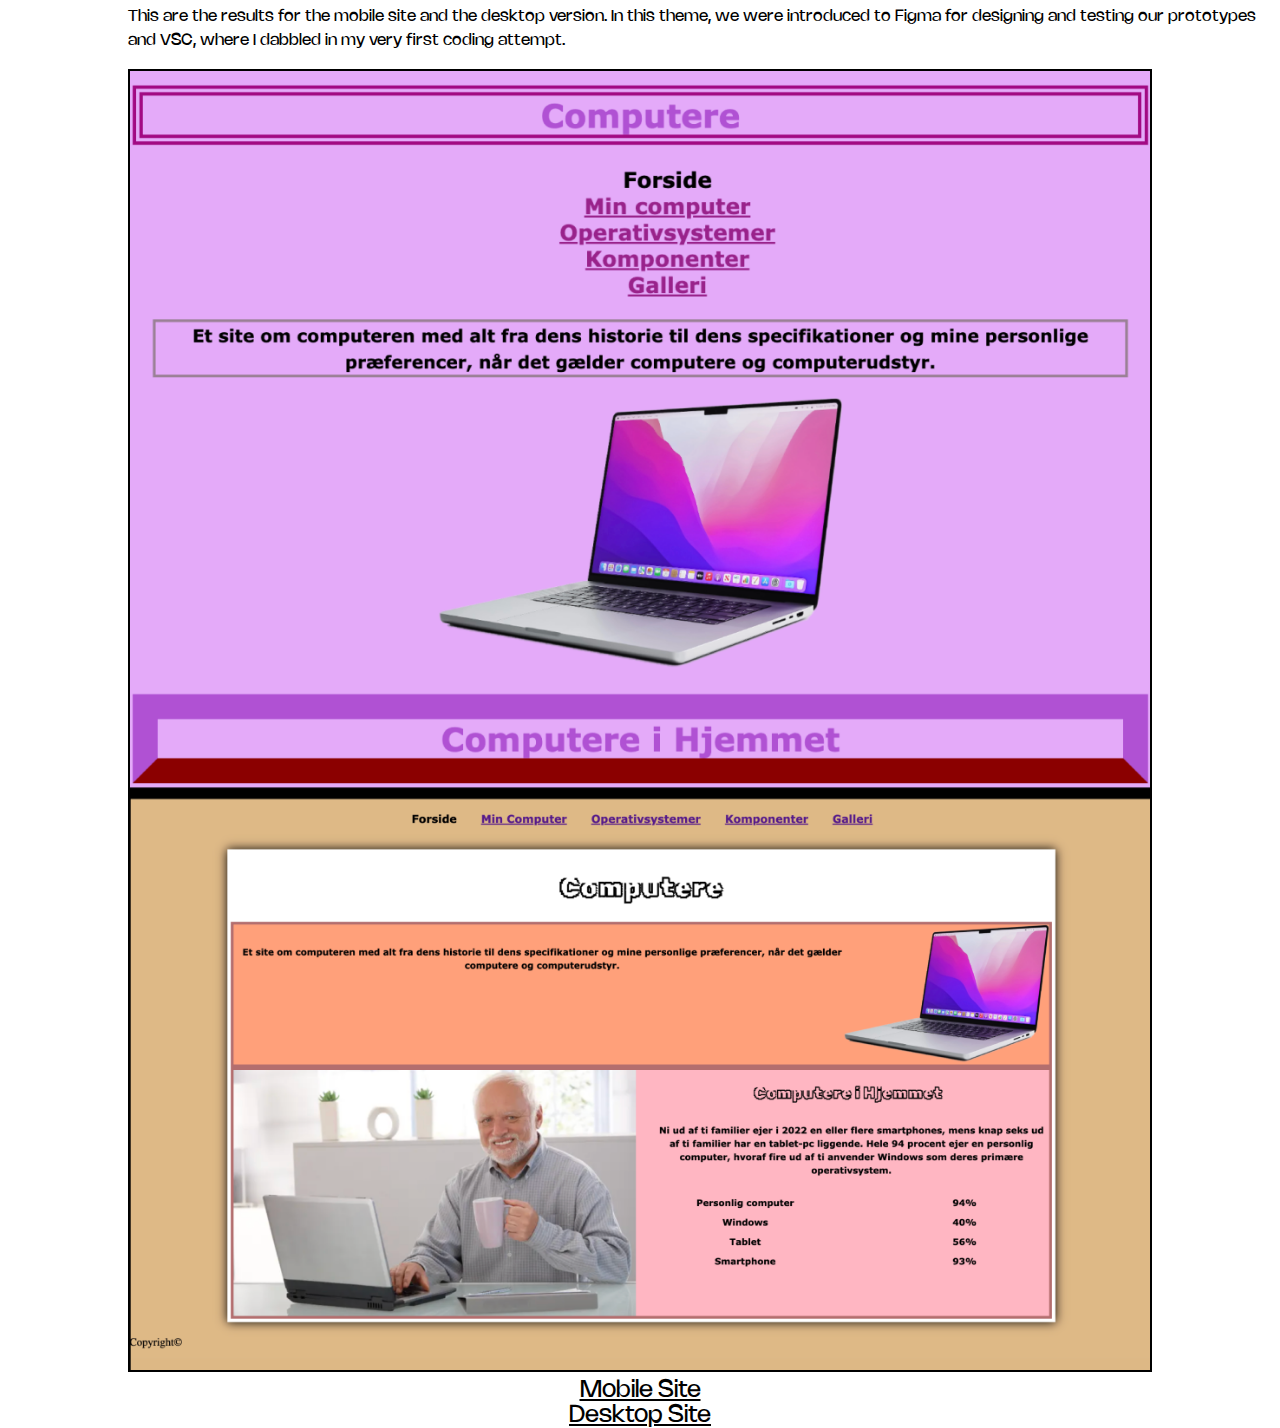
<file: web.html>
<!DOCTYPE html>
<html lang="en">
  <head>
    <meta charset="UTF-8" />
    <meta name="viewport" content="width=device-width, initial-scale=1.0" />
    <link rel="stylesheet" href="css/style.css" />
    <link rel="stylesheet" href="css/layout.css" />
    <title>WEB</title>
  </head>
  <body class="processbody">
    <header class="nav">
      <nav class="navbar">
        <a href="index.html" class="nav-branding">
          <img src="img/Untitled-1.png" alt="logo" />
        </a>
        <ul class="nav-menu">
          <li class="nav-item section-box1">
            <a href="work.html" class="nav-link">WORK</a>
          </li>

          <li class="nav-item section-box">
            <a href="about.html" class="nav-link">ABOUT</a>
          </li>

          <li class="nav-item section-box">
            <a href="contact.html" class="nav-link">CONTACT</a>
          </li>
        </ul>
        <div class="hamburger">
          <span class="bar"></span>
          <span class="bar"></span>
          <span class="bar"></span>
        </div>
      </nav>
    </header>
    <main id="web_page">
      <section>
        <div class="back">
          <a href="work.html"> <p>BACK</p></a>
          <h1>BASIC WEB</h1>
        </div>
      </section>
      <section class="col_columnCenter">
        <div>
          <div class="img3">
            <h2>Redesigning with givin style</h2>
            <p>
              We were introduced to Figma, where our initial task was to
              redesign a website based on a chosen design style. I opted to work
              with Antidesign, a style that challenges conventional design
              rules.
            </p>
            <p>
              Figma is an excellent program for designing website prototypes,
              and we will be using it extensively later in the semester.
            </p>
            <img src="img/agurk.png" alt="" />
            <div></div>
          </div>
        </div>
        <div class="img3">
          <h2>Computers</h2>
          <p>
            Our first coding project centered around computers, marking my first
            encounter with coding. We were provided with a wireframe and a
            layout diagram to structure our site.
          </p>
          <img src="img/computerwireframe.png" alt="" />
        </div>
        <div class="img3">
          <img src="img/computerlayout.png" alt="" />
          <p></p>
        </div>
        <div class="img3">
          <p>
            This are the results for the mobile site and the desktop version. In
            this theme, we were introduced to Figma for designing and testing
            our prototypes and VSC, where I dabbled in my very first coding
            attempt.
          </p>
          <img src="img/computere.png" alt="" />
        </div>
        <div class="button">
          <a href="https://carlandrews.dk/kea/02_web/mobilsite/">Mobile Site</a>
        </div>
        <div class="button">
          <a href="https://carlandrews.dk/kea/02_web/computere/"
            >Desktop Site</a
          >
        </div>
      </section>
    </main>
    <script src="js/script.js"></script>
  </body>
</html>
</file>
<file: css/style.css>
@media only screen and (min-width: 1312px) {


/* button */
.button a{
text-decoration: underline;
color: #000000;
font-size: 2rem;
margin-bottom: 2rem;

}
.button a:hover{
text-decoration: underline;
color:#FFA800;
font-size: 2rem;

}

    /* contact */
.contact1{
display: flex;
padding-top: 15rem;
padding-left: 35rem;
}
     /* about */
   
   #about1 h2{
    font-family: PLANK;
    font-size: 5rem;
    color: green;
    margin-top: -2rem;
   
    
   }

   #about1 img{
    border: none;
    width: 50%;
    margin-top: -4.5em;
    opacity: 50%;
   }
   #about1 p{
    border: none;
    width: 50%;
    margin-top: -20rem;
    color: black;
    padding-left: 13%;
    font-size: 2rem;
    line-height: 2.5rem;
    margin-top: -20rem;
}



    body{
        font-family: Nohemi;
        font-weight: 100;
        font-size:x-large;
        margin: 0;
        padding: 0;
    }

    
    nav{
        
        border-bottom: 1px solid black;
        padding-bottom: 0;


    }
    .port1{
    padding-left: 3rem;
    }
    .port2{
    padding-left: 3rem;
    margin-bottom: -3%;
    }
    .carl img{
       width: 50rem;
        bottom: 10vw;
        display: block;
        margin-top: -15%;
        margin-bottom: -18%;
    }
    .desc{
        color: #000000;
    }
    h3{
    font-size: 3rem;
    letter-spacing: 7rem;

    }
    h4{
    font-family: PLANK;
    font-size: 30px;
    }
    .port1{
        padding-bottom: 0%;
    }
    
    .container2 {
     
        margin: 20px auto;
        background-color: #fff; 
        padding: 0;
       
     
        
    }
    .section1{
        padding-bottom: 0px;
        box-sizing: border-box;
        width: 100%;
        border-top: 2px solid black;
        overflow: hidden;
        display: flex;
        flex-direction: column;
        justify-content: space-between;
        align-items: center;
    }
    .section2 {
        padding-top: 20px;
        margin: 0;
        margin-top: 0px;
        margin-bottom:0px;
        padding: 11px;
        box-sizing: border-box;
        width: 100%;
        text-align: center;
        outline: none;
        border-top: 2px solid black;
    
    }


/* work */

.container3{
    text-align: center;
    padding-top: 20px;
}

.container3 img{
    width: 100%;
}
.img1{
    width: 87%;
    display: inline-block;
    box-sizing: border-box;
    border: 3px solid black;
}

.gallery{
overflow: hidden;
display: inline-block;
box-sizing: border-box;
border-bottom: 3px solid black;
border-top: 3px solid black;

}
.desc{
    background-color: #FFA800;
    padding: 15px;
}

.text{
    font-size: 20px;
    color: rgb(106, 83, 83);
}
.img2{
    width: 100%;
    height: 90%;
    display: block;

}




/* burgermenu */

.hover_burger{
    background-color: #FFA800;
}


/* projects */
.back p{
    color: #000000;
    position: relative;
    margin-left: 15%;
    margin-right: 15%;
    box-sizing: border-box;
    text-decoration: underline;
}
.back h1{
    color: #000000;
    position: relative;
    margin-left: 15%;
    margin-right: 15%;
  
}
.img3{
    margin-left: 15%;
    margin-right: 15%;
}
.img3 img{
   width: 100%;
   margin-left: 15%;
   margin-right: 15%;
    
}
.img3 p{
  text-align: left;
  font-size: 1rem;
  position: relative;
  
    
}
.img3 h2{
    text-align: left;
    font-size: 2rem;
    left: 10vw;
    position: relative;
}
#web_page{
    overflow: hidden;
}


.col_columnCenter{
    display: flex;
    justify-content: center;
    flex-direction: column;
    text-align:center;
}


/* karusel */
.slick-prev, .slick-next {
    position: absolute;
    font-size: 30px; 
    font-family: Nohemi;
    font-family: 'Nohemi';

             font-weight: bold;
             font-style: normal;
             text-transform: uppercase;
             background-color: white;
             border: none;
             right: 94.2%;
             top: 104%;
    }
.slick-prev{
  right: 80%;
}
.flexcontainer{
  display: flex;
  flex-direction: row;
  margin: 4rem;
}
.flexitem1 p{
  font-size: 8rem;
  text-transform: uppercase;
  line-height: 8.5rem;
  margin-bottom: 2rem;
  margin-top: 2rem;
  margin-right: 5rem;

}
.flexitem1{
  margin-right: 1rem;
}
.flexitem2{
  margin-right: 7rem;
}
.container3{
  padding-right: 20%;
}
.carousel {
    width: 100%; 
    margin: auto;
    display: flex;
    flex-direction: row;
    box-sizing: border-box;
    border: 3px solid black;
    padding-right: 20px;

  }
 .carousel img{
    width: 50%;
  }
  .img2{
height: 400px;
  }
  .desc{
    width: 50%;
  }
}
.nav-item a :hover {
   color: #FFA800;
}
 
  





@media only screen and (max-width: 1311px) {


    .contact1{
font-size: 1.5rem;   
width: 100%;

    }
/* button */
.button a{
    text-decoration: underline;
    color: #000000;
    font-size: 1.5rem;
    margin-bottom: 2rem;
    
    }
    .button a:hover{
    text-decoration: underline;
    color:#FFA800;
    font-size: 1.5rem;
    
    }
   
    /* forside */
    body{
        font-family: Nohemi;
        font-weight: 100;
    
        font-size:x-large;
        margin: 0;
        padding: 0;
    
    }
    nav{
        
        border-bottom: 1px solid black;
        padding-bottom: 0;
        
    }
.back{
    
    text-decoration: underline;
    overflow: hidden;
}
.col_columnCenter{
    overflow: hidden;
}

    .carl img{
    width: 30rem;
        bottom: 10vw;
        display: block;
        margin-top: -15%;
        margin-bottom: -18%;
        
          }
    h3{
    font-size: xx-large;
    letter-spacing: 32px;

    }
    h4{
    font-family: PLANK;
    font-size: 30px;
    }
    .port1{
        padding-bottom: 0%;
    }
    
    .container2 {
        max-width: 1200px;
        margin: 20px auto;
        background-color: #fff; /* White background */
        padding: 0;
        
    }
    .section1{
        padding-bottom: 0px;

        box-sizing: border-box;
        width: 100%;
        border-top: 2px solid black;
        overflow: hidden;
        display: flex;
        flex-direction: column;
        justify-content: space-between;
        align-items: center;
    }
    .section2 {
        padding-top: 20px;
        margin: 0;
        margin-top: 0px;
        margin-bottom:0px;
        padding: 50px;
        box-sizing: border-box;
        width: 100%;
        text-align: center;
        outline: none;
        border-top: 2px solid black;
      }
    }

    
/* about */

/* work */

.container3{
    text-align: center;
    padding-top: 20px;
}
.img1{
    width: 87%;
    display: inline-block;
    box-sizing: border-box;
    border: 3px solid black;
}

.gallery{
overflow: hidden;
display: inline-block;
box-sizing: border-box;
border-bottom: 3px solid black;
border-top: 3px solid black;

}
.desc{
    background-color: #FFA800;
    padding: 15px;
}

.text{
    font-size: 20px;
    color: rgb(106, 83, 83);
}
.img2{
    width: 100%;
    height: 90%;
    display: block;

}

/* burgermenu */
li{
    list-style: none;
}

a{
    color: white;
    text-decoration: none;
}

.navbar{
    min-height: 70px;
    display: flex;
    justify-content: space-between;
    align-items: center;
    

}

.nav-menu{
    display: flex;
    justify-content: space-between;
    align-items: center;
    gap: 60px;
}

.navbar .nav-branding img{
    display: block;
    width: 9rem;
}

.nav-link :hover{
  background-color: #FFA800;
}
.section-box:hover {
  background-color: #FFA800;
}
.section-box1:hover{
    background-color: #FFA800;
}
.nav-link{
    color: #000000;
    font-size: x-large;
    
}

.hamburger{
    display: none;
    cursor: pointer;

}

.bar{
    display: block;
    width: 25px;
    height: 3px;
    margin: 5px auto;
    -webkit-transition: all 0.3s ease-in-out;
    transition: all 0.3s ease-in-out;
    background-color: rgb(0, 0, 0);
    margin-right: 10px;
    
}

@media(max-width:800px){
    .hamburger{
        display: block;
        z-index: 2;
    
    }
    .hamburger.active .bar:nth-child(2){
        opacity: 0;
    }
    
    .hamburger.active .bar:nth-child(1){
        transform: translateY(8px) rotate(45deg);
    }
    
    .hamburger.active .bar:nth-child(3){
        transform: translateY(-8px) rotate(-45deg);
    }
   
.nav-menu{
    position: fixed;
    top: -100%;
    gap: 2px;
    flex-direction: column;
    width: 100%;
    text-align: center;
    transition: 0.3s;
    background-color: #ffffff;
    z-index:1;
    



}

.nav-item{
    margin: 16px 0;
    height: 7vh;
}


.nav-menu.active{
     position: fixed;
        top: 0;
        gap: 2px;
        flex-direction: column;
        width: 100%;
        text-align: center;
        transition: 0.3s;
        background-color: #ffffff;
        margin-top: 0; /* Adjusted margin-top */
        padding-top: 13%;
        
}
.section-box{
    border-bottom: 2px solid black; /* Adjust border properties */
    padding: 0px; /* Adjust padding for the box */
    margin: 0px; /* Adjust margin for the box */
    box-sizing: border-box;
    width: 120%;
    padding-right: 12%;
    padding-top: 0.3rem;
}
.section-box1{
    border-top: 2px solid black;
    border-bottom: 2px solid black; /* Adjust border properties */
    padding: 0px; /* Adjust padding for the box */
    margin: 0px; /* Adjust margin for the box */
    box-sizing: border-box;
    width: 120%;
    padding-right: 12%;

} 
.hover_burger{
    background-color: #FFA800;
}
}

/* projects */
.back p{
    color: #000000;
    position: relative;
    left: 10vw;
}
.back h1{
    color: #000000;
    position: relative;
    left: 10vw;
}


.img3 img{
   width: 80%;
   border: 2px solid black;
   box-sizing: border-box;
    
}
.img3 p{
  text-align: left;
  font-size: 1rem;
  left: 10vw;
  position: relative;
  padding-right: 4rem;
  margin-right: 4rem;
  line-height: 1.5rem;
  
    
}
.img3 h2{
    text-align: left;
    font-size: 2rem;
    left: 10vw;
    position: relative;
}
#web_page{
    overflow: hidden;
}


.col_columnCenter{
    display: flex;
    justify-content: center;
    flex-direction: column;
    text-align:center;
}
.carousel {
    display: none; /* Hide the carousel in mobile view */
  }
  .slick-prev, .slick-next{
    display: none;
  }

  @media only screen and (min-width: 250px) and (max-width: 460px) {
        .port1{
        padding-left: 3rem;
        }
        .port2{
        padding-left: 3rem;
        margin-bottom: -3%;
        }
      
        .carl img{
           width: 18rem;
            bottom: 10vw;
            display: block;
            margin-top: -10%;
            margin-bottom: -12%;
        }
    
        h3{
        font-size: 0.7rem;
        letter-spacing: 1.1rem;
    
        }
        h4{
        font-family: PLANK;
        font-size: 30px;
        }
    }
</file>
<file: css/layout.css>
/* typografi */
@font-face {
    font-family: 'Nohemi';
    src: 
         url('../fonts/Nohemi-Regular-BF6438cc579d934.woff') format('woff'); 
         src: url(../fonts/Nohemi-Regular-BF6438cc579d934.woff);
         font-weight: bold;
         font-style: normal;
}

@font-face {
    font-family: 'PLANK';
    src: 
         url('../fonts/PLANK___.TTF') format('woff'); 
         src: url(../fonts/PLANK___.TTF);
}
</file>
